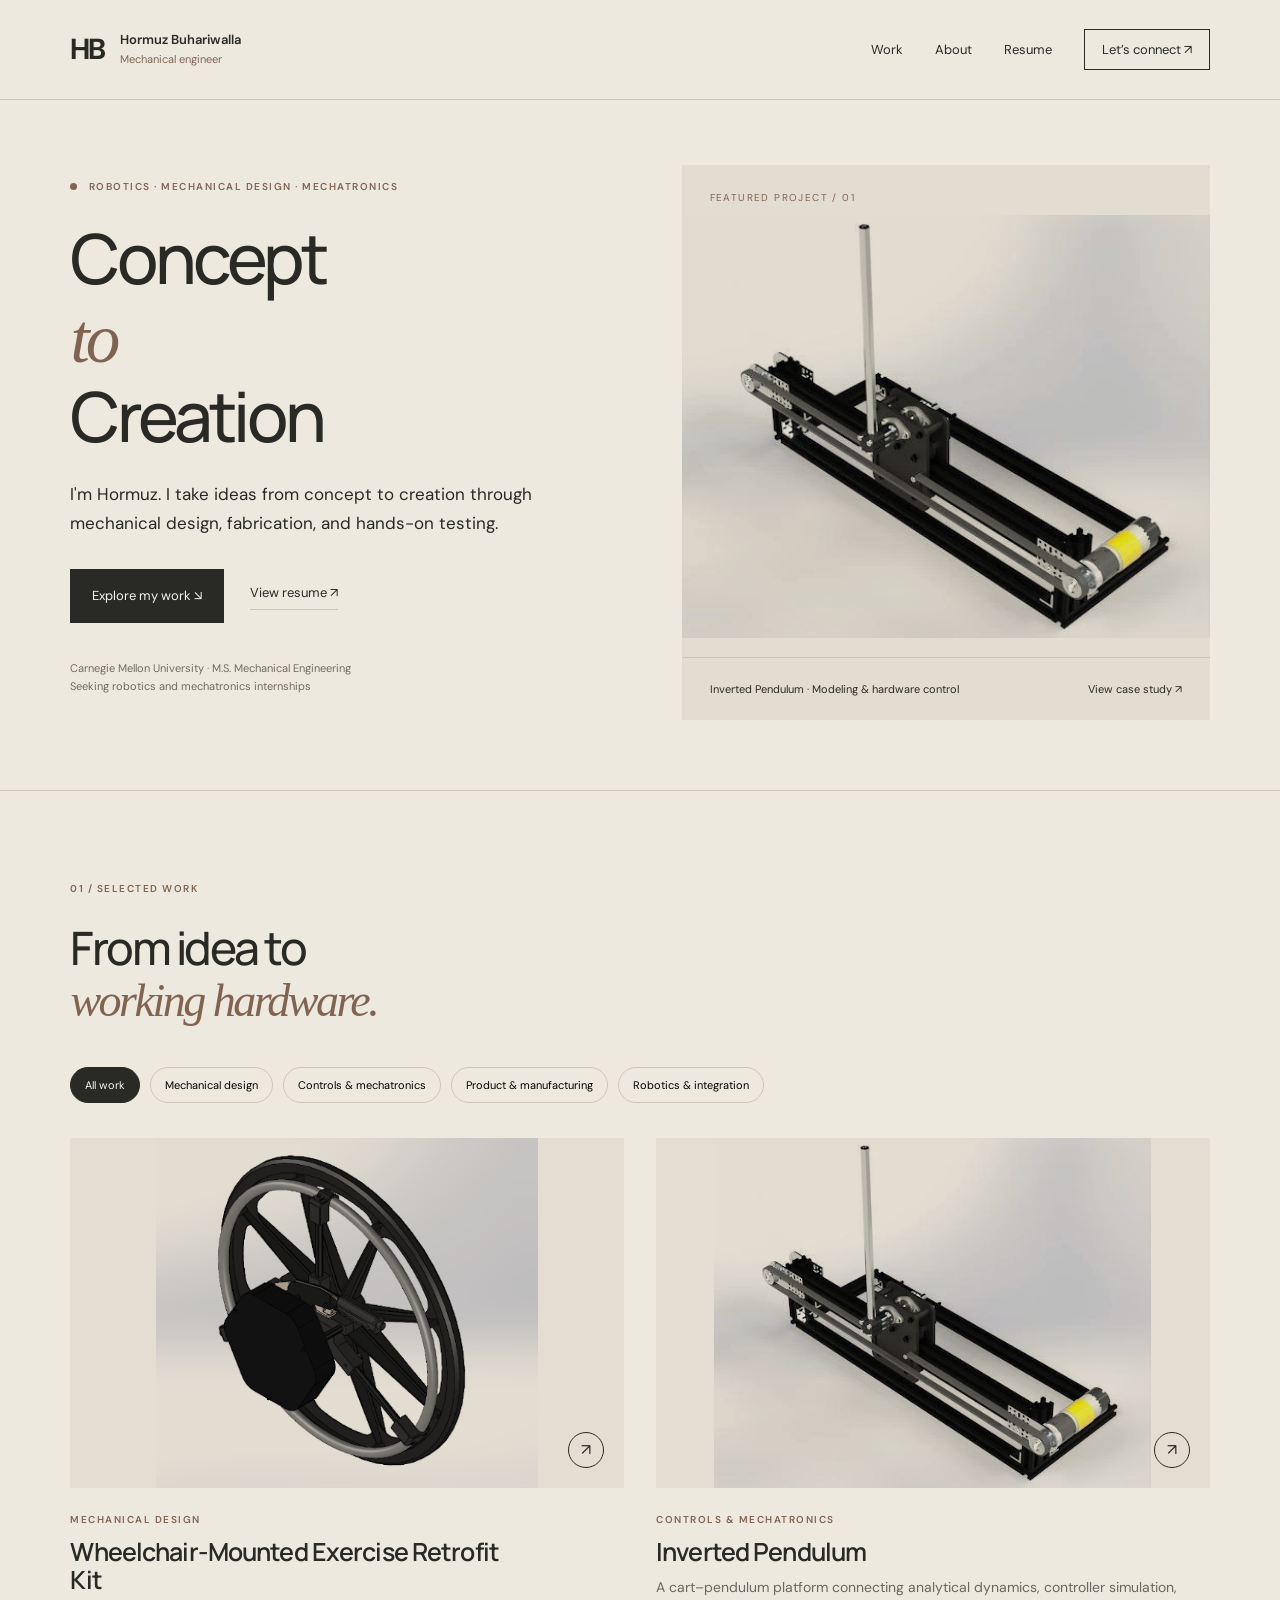
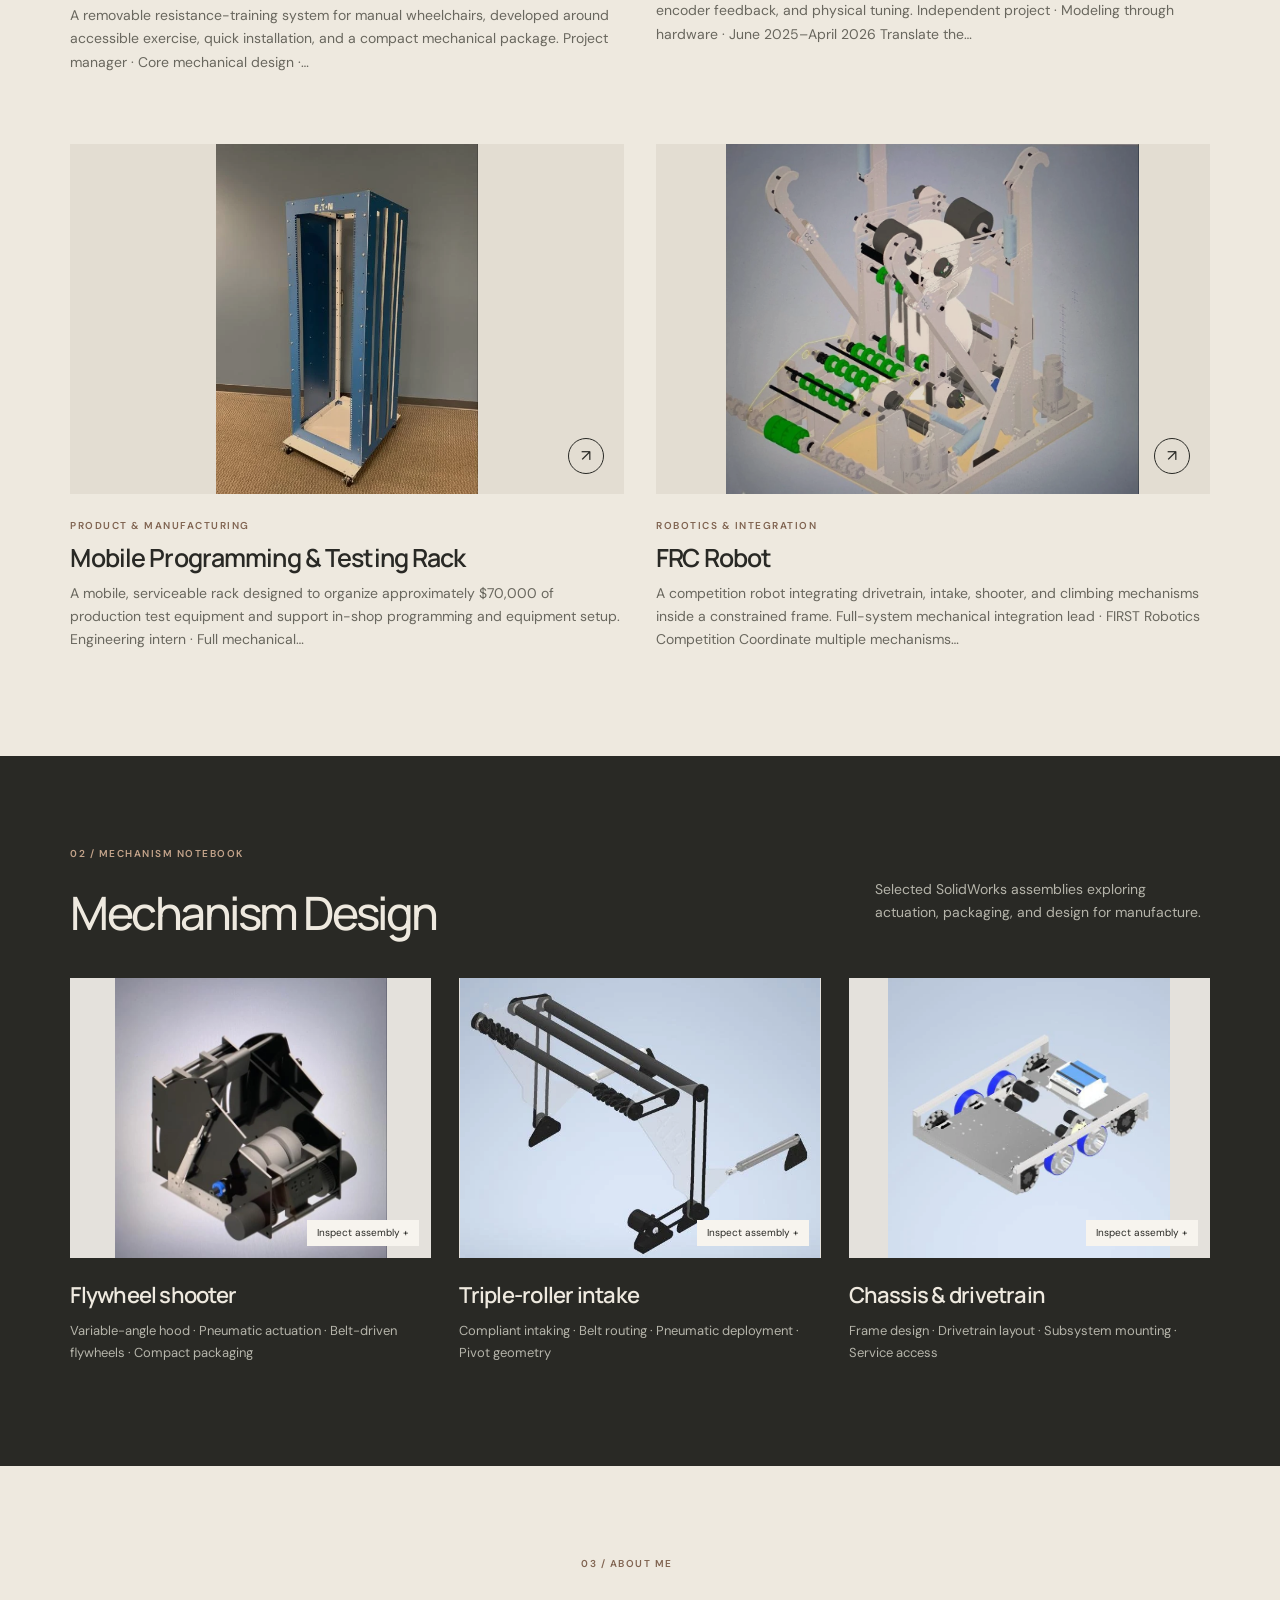
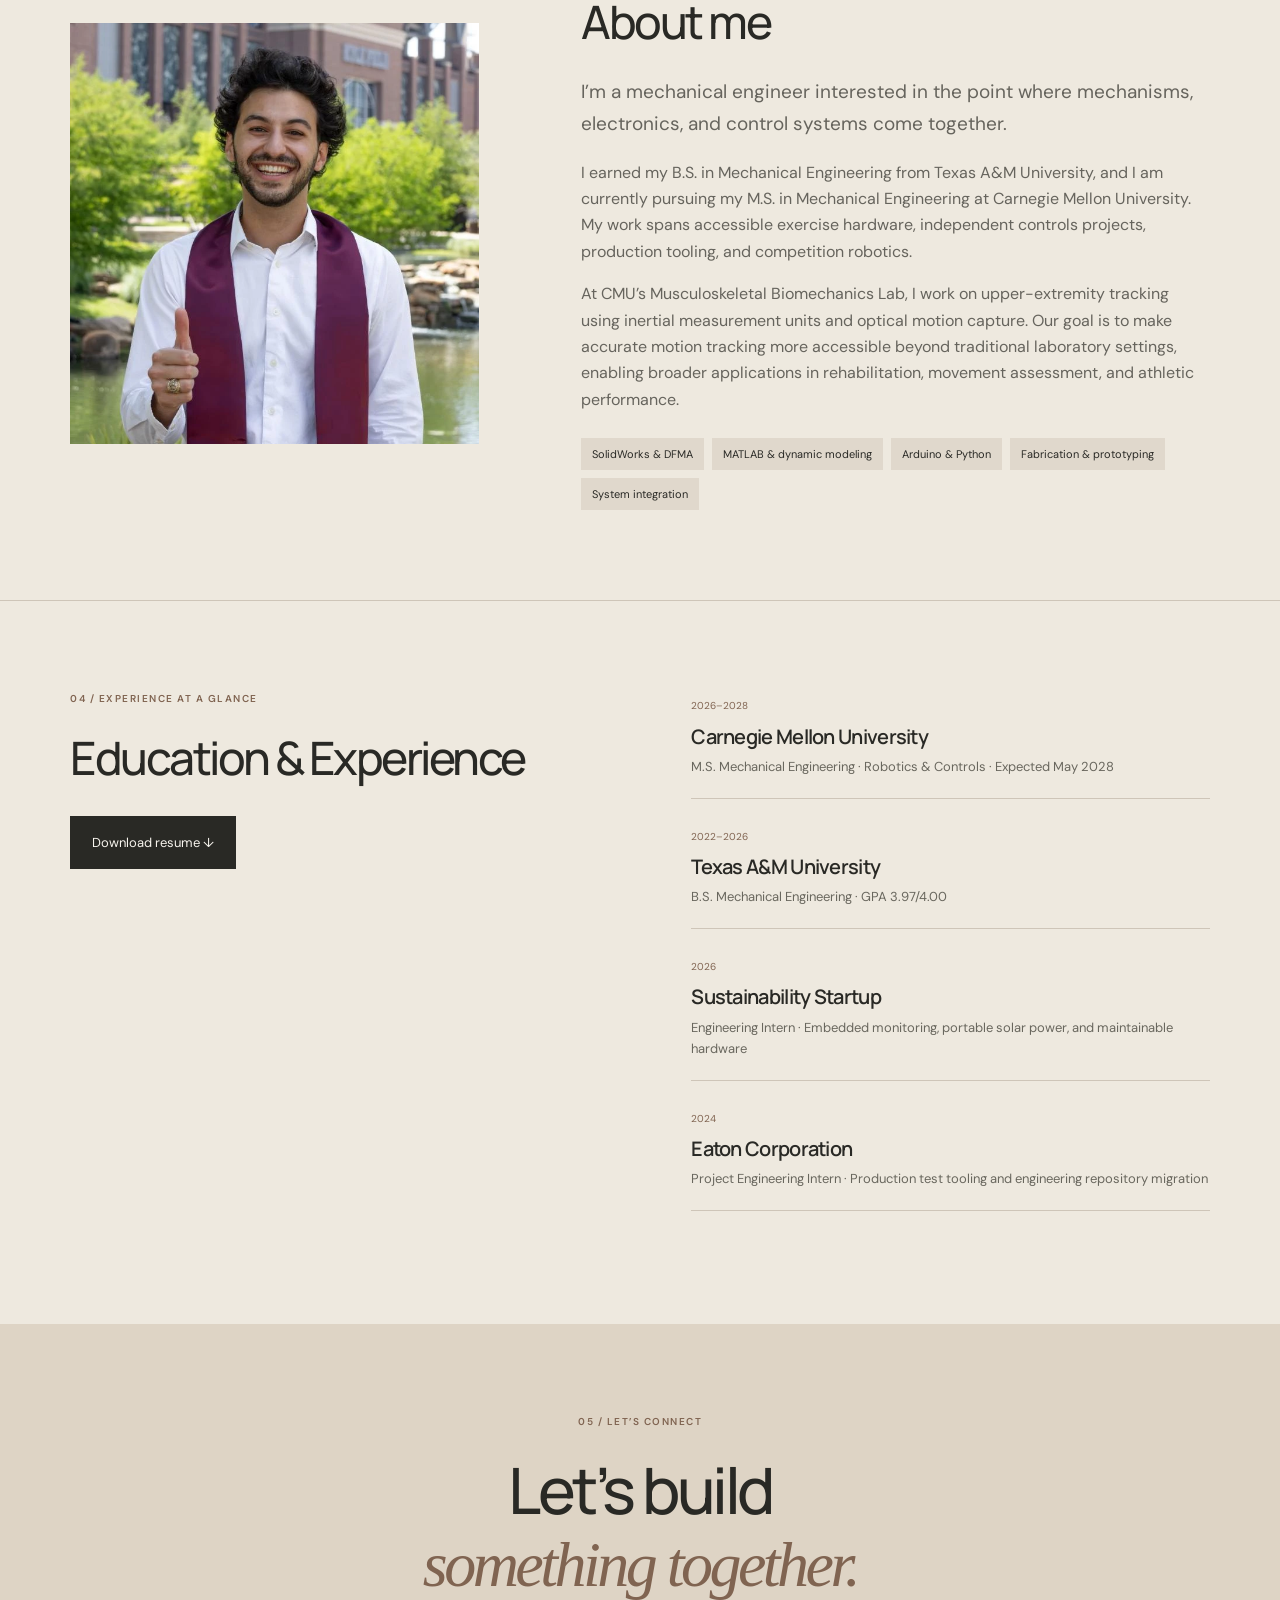
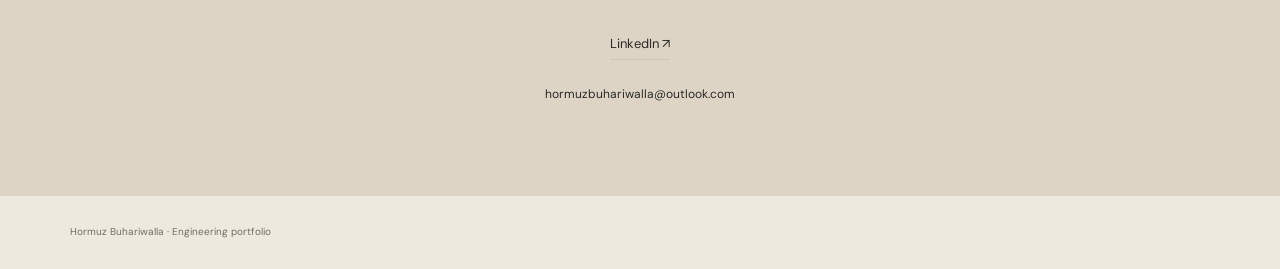
<file: index.html>
<!doctype html><html lang="en"><head><meta charset="utf-8"><meta name="viewport" content="width=device-width,initial-scale=1"><title>Hormuz Buhariwalla Engineering Portfolio | Hormuz Buhariwalla</title><meta name="description" content=""><meta name="theme-color" content="#eee9df"><link rel="stylesheet" href="/assets/css/style.css?v&#x3D;de39eeb91b524e23d3dc7d03806f3d51"><meta name="generator" content="Publii Open-Source CMS for Static Site"></head><body data-assets="/assets"><a class="skip" href="#main">Skip to content</a><header><a class="brand" href="/">HB<span>Hormuz Buhariwalla<br><small>Mechanical engineer</small></span></a><button class="menu" aria-label="Toggle navigation" aria-expanded="false">Menu ☰</button><nav aria-label="Main navigation"><a href="/#work">Work</a><a href="/#about">About</a><a href="/#resume">Resume</a><a class="nav-contact" href="/#contact">Let’s connect ↗</a></nav></header><main id="main"><section class="hero"><div class="hero-copy"><p class="eyebrow"><span class="dot"></span> Robotics · Mechanical design · Mechatronics</p><h1>Concept<br><em>to</em><br>Creation</h1><p class="lead">I&#x27;m Hormuz. I take ideas from concept to creation through mechanical design, fabrication, and hands-on testing.</p><div class="actions"><a class="button" href="#work">Explore my work ↘</a><a class="text-link" href="#resume">View resume ↗</a></div><p class="hero-note">Carnegie Mellon University · M.S. Mechanical Engineering<br>Seeking robotics and mechatronics internships</p></div><a class="hero-visual" href="/inverted-pendulum/"><span class="visual-label">Featured project / 01</span><img src="/media/posts/2/p4-0.webp" alt="Inverted Pendulum"><div class="visual-caption"><span>Inverted Pendulum · Modeling &amp; hardware control</span><span>View case study ↗</span></div></a></section><section id="work" class="work section"><div class="section-heading"><div><p class="eyebrow">01 / Selected work</p><h2>From idea to<br><em>working hardware.</em></h2></div></div><div class="filters" role="group" aria-label="Filter projects"><button aria-pressed="true" data-filter="All work">All work</button></div><div class="project-grid"><a class="project-card" href="/wheelchair-retrofit/" data-category="Mechanical design"><div class="card-image"><img src="/media/posts/1/system-on-wheel.jpg" alt="Wheelchair-Mounted Exercise Retrofit Kit" loading="lazy"><span class="card-arrow">↗</span></div><p class="eyebrow">Mechanical design</p><h3>Wheelchair-Mounted Exercise Retrofit Kit</h3><p>A removable resistance-training system for manual wheelchairs, developed around accessible exercise, quick installation, and a compact mechanical package. Project manager · Core mechanical design ·&hellip;</p></a><a class="project-card" href="/inverted-pendulum/" data-category="Controls &amp; mechatronics"><div class="card-image"><img src="/media/posts/2/p4-0.webp" alt="Inverted Pendulum" loading="lazy"><span class="card-arrow">↗</span></div><p class="eyebrow">Controls &amp; mechatronics</p><h3>Inverted Pendulum</h3><p>A cart–pendulum platform connecting analytical dynamics, controller simulation, encoder feedback, and physical tuning. Independent project · Modeling through hardware · June 2025–April 2026 Translate the&hellip;</p></a><a class="project-card" href="/mobile-testing-rack/" data-category="Product &amp; manufacturing"><div class="card-image"><img src="/media/posts/3/p5-1.webp" alt="Mobile Programming &amp; Testing Rack" loading="lazy"><span class="card-arrow">↗</span></div><p class="eyebrow">Product &amp; manufacturing</p><h3>Mobile Programming &amp; Testing Rack</h3><p>A mobile, serviceable rack designed to organize approximately $70,000 of production test equipment and support in-shop programming and equipment setup. Engineering intern · Full mechanical&hellip;</p></a><a class="project-card" href="/frc-robot/" data-category="Robotics &amp; integration"><div class="card-image"><img src="/media/posts/4/p6-0.webp" alt="FRC Robot" loading="lazy"><span class="card-arrow">↗</span></div><p class="eyebrow">Robotics &amp; integration</p><h3>FRC Robot</h3><p>A competition robot integrating drivetrain, intake, shooter, and climbing mechanisms inside a constrained frame. Full-system mechanical integration lead · FIRST Robotics Competition Coordinate multiple mechanisms&hellip;</p></a></div></section><section class="cad section" id="cad"><div class="section-heading"><div><p class="eyebrow">02 / Mechanism notebook</p><h2>Mechanism Design</h2></div><p>Selected SolidWorks assemblies exploring actuation, packaging, and design for manufacture.</p></div><div class="cad-grid"><article><button class="zoom" aria-label="Enlarge Flywheel shooter"><img src="/assets/images/p7-2.webp" alt="Flywheel shooter" loading="lazy"><span>Inspect assembly +</span></button><h3>Flywheel shooter</h3><p>Variable-angle hood · Pneumatic actuation · Belt-driven flywheels · Compact packaging</p></article><article><button class="zoom" aria-label="Enlarge Triple-roller intake"><img src="/assets/images/p7-1.webp" alt="Triple-roller intake" loading="lazy"><span>Inspect assembly +</span></button><h3>Triple-roller intake</h3><p>Compliant intaking · Belt routing · Pneumatic deployment · Pivot geometry</p></article><article><button class="zoom" aria-label="Enlarge Chassis & drivetrain"><img src="/assets/images/p7-0.webp" alt="Chassis & drivetrain" loading="lazy"><span>Inspect assembly +</span></button><h3>Chassis & drivetrain</h3><p>Frame design · Drivetrain layout · Subsystem mounting · Service access</p></article></div></section><section id="about" class="about section"><img src="/assets/images/p1-2.webp" alt="Hormuz Buhariwalla graduation portrait" loading="lazy"><div><p class="eyebrow">03 / About me</p><h2>About me</h2><p class="lead">I’m a mechanical engineer interested in the point where mechanisms, electronics, and control systems come together.</p><p>I earned my B.S. in Mechanical Engineering from Texas A&amp;M University, and I am currently pursuing my M.S. in Mechanical Engineering at Carnegie Mellon University. My work spans accessible exercise hardware, independent controls projects, production tooling, and competition robotics.</p><p>At CMU’s Musculoskeletal Biomechanics Lab, I work on upper-extremity tracking using inertial measurement units and optical motion capture. Our goal is to make accurate motion tracking more accessible beyond traditional laboratory settings, enabling broader applications in rehabilitation, movement assessment, and athletic performance.</p><div class="skill-list"><span>SolidWorks & DFMA</span><span>MATLAB & dynamic modeling</span><span>Arduino & Python</span><span>Fabrication & prototyping</span><span>System integration</span></div></div></section><section id="resume" class="resume section"><div><p class="eyebrow">04 / Experience at a glance</p><h2>Education &amp; Experience</h2><div class="actions"><a class="button" href="/assets/files/hormuz-buhariwalla-resume.pdf" download>Download resume ↓</a></div></div><div class="timeline"><article><span>2026–2028</span><h3>Carnegie Mellon University</h3><p>M.S. Mechanical Engineering · Robotics &amp; Controls · Expected May 2028</p></article><article><span>2022–2026</span><h3>Texas A&M University</h3><p>B.S. Mechanical Engineering · GPA 3.97/4.00</p></article><article><span>2026</span><h3>Sustainability Startup</h3><p>Engineering Intern · Embedded monitoring, portable solar power, and maintainable hardware</p></article><article><span>2024</span><h3>Eaton Corporation</h3><p>Project Engineering Intern · Production test tooling and engineering repository migration</p></article></div></section><section id="contact" class="contact section"><p class="eyebrow">05 / Let’s connect</p><h2>Let’s build<br><em>something together.</em></h2><div class="actions"><a class="text-link" href="https://www.linkedin.com/in/hormuz-buhariwalla" target="_blank" rel="noopener">LinkedIn ↗</a></div><a class="email" href="mailto:hormuzbuhariwalla@outlook.com">hormuzbuhariwalla@outlook.com</a></section></main><footer><span>Hormuz Buhariwalla · Engineering portfolio</span></footer><dialog id="lightbox"><button aria-label="Close image">Close ✕</button><img alt=""><p></p></dialog><script defer="defer" src="/assets/js/main.js"></script></body></html>
</file>
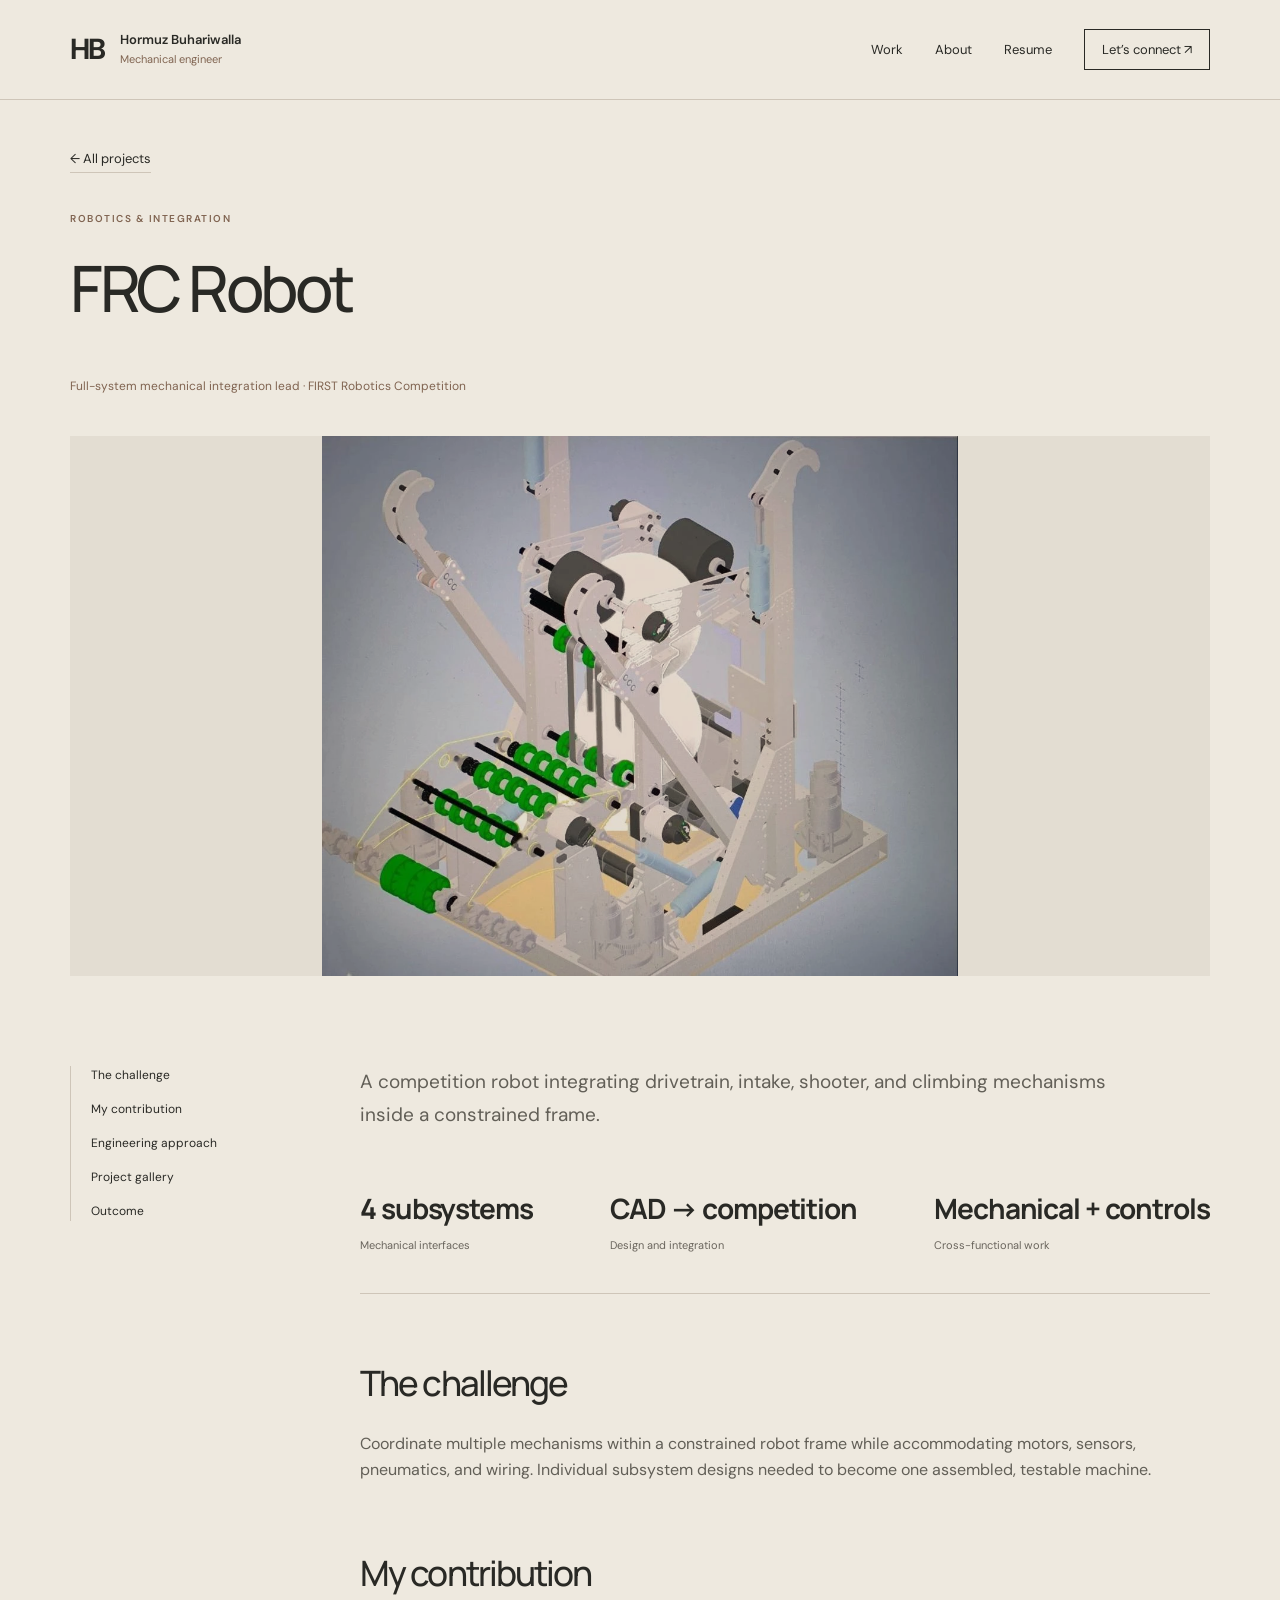
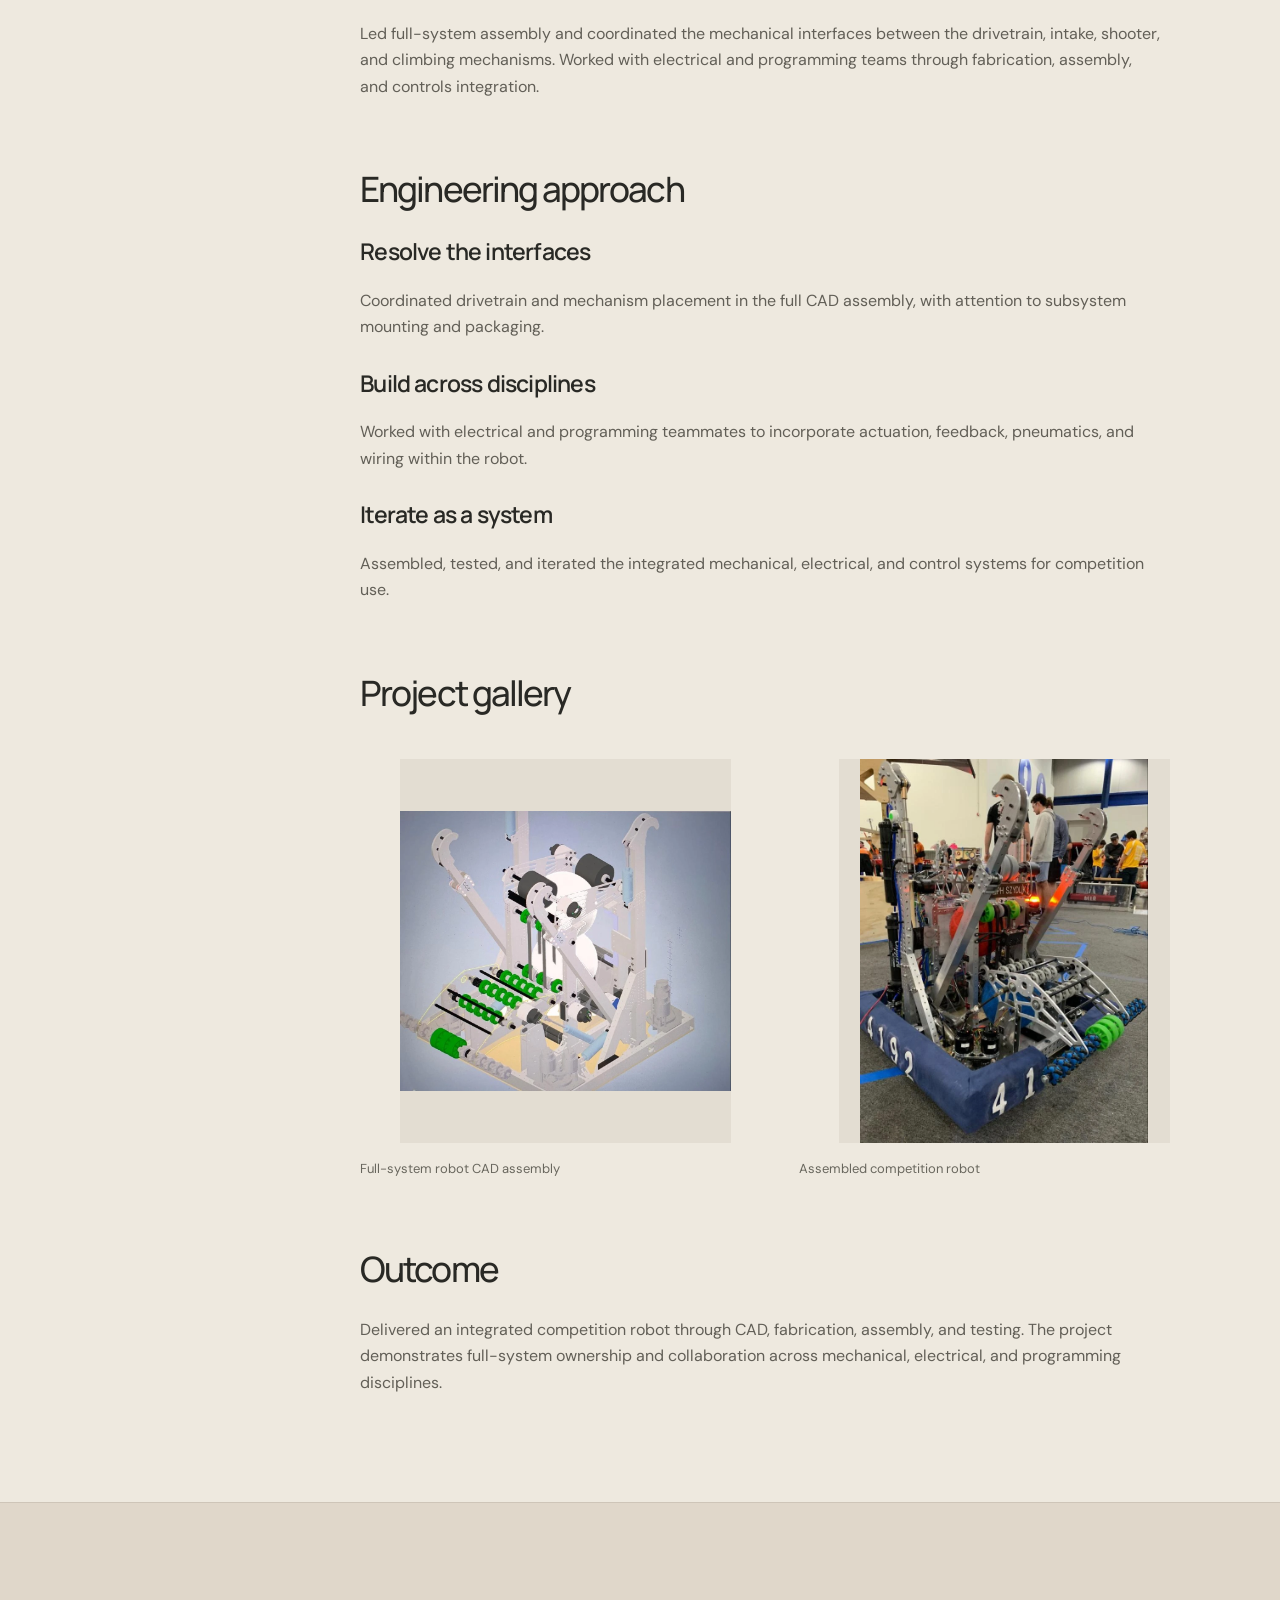
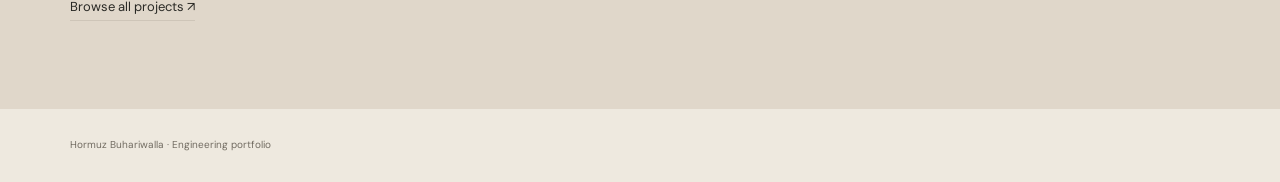
<file: frc-robot/index.html>
<!doctype html><html lang="en"><head><meta charset="utf-8"><meta name="viewport" content="width=device-width,initial-scale=1"><title>FRC Robot - Hormuz Buhariwalla Engineering Portfolio | Hormuz Buhariwalla</title><meta name="description" content="A competition robot integrating drivetrain, intake, shooter, and climbing mechanisms inside a constrained frame. Full-system mechanical integration lead · FIRST Robotics Competition Coordinate multiple mechanisms&amp;hellip;"><meta name="theme-color" content="#eee9df"><link rel="stylesheet" href="/assets/css/style.css?v&#x3D;de39eeb91b524e23d3dc7d03806f3d51"><meta name="generator" content="Publii Open-Source CMS for Static Site"></head><body data-assets="/assets"><a class="skip" href="#main">Skip to content</a><header><a class="brand" href="/">HB<span>Hormuz Buhariwalla<br><small>Mechanical engineer</small></span></a><button class="menu" aria-label="Toggle navigation" aria-expanded="false">Menu ☰</button><nav aria-label="Main navigation"><a href="/#work">Work</a><a href="/#about">About</a><a href="/#resume">Resume</a><a class="nav-contact" href="/#contact">Let’s connect ↗</a></nav></header><main id="main"><section class="case-hero section"><a class="text-link" href="/#work">← All projects</a><p class="eyebrow">Robotics &amp; integration</p><h1>FRC Robot</h1><p class="role">Full-system mechanical integration lead · FIRST Robotics Competition</p><div class="case-cover"><img src="/media/posts/4/p6-0.webp" alt="FRC Robot"></div></section><div class="case-layout section"><aside aria-label="Case study navigation" id="case-nav"></aside><div class="case-content"><p class="lead">A competition robot integrating drivetrain, intake, shooter, and climbing mechanisms inside a constrained frame.</p><div class="metrics"><div><strong>4 subsystems</strong><span>Mechanical interfaces</span></div><div><strong>CAD → competition</strong><span>Design and integration</span></div><div><strong>Mechanical + controls</strong><span>Cross-functional work</span></div></div><h2>The challenge</h2><p>Coordinate multiple mechanisms within a constrained robot frame while accommodating motors, sensors, pneumatics, and wiring. Individual subsystem designs needed to become one assembled, testable machine.</p><h2>My contribution</h2><p>Led full-system assembly and coordinated the mechanical interfaces between the drivetrain, intake, shooter, and climbing mechanisms. Worked with electrical and programming teams through fabrication, assembly, and controls integration.</p><h2>Engineering approach</h2><h3>Resolve the interfaces</h3><p>Coordinated drivetrain and mechanism placement in the full CAD assembly, with attention to subsystem mounting and packaging.</p><h3>Build across disciplines</h3><p>Worked with electrical and programming teammates to incorporate actuation, feedback, pneumatics, and wiring within the robot.</p><h3>Iterate as a system</h3><p>Assembled, tested, and iterated the integrated mechanical, electrical, and control systems for competition use.</p><h2>Project gallery</h2><div class="case-gallery"><figure><figure class="post__image"><img src="/media/posts/4/p6-0.webp" alt="Full-system robot CAD assembly" loading="lazy"></figure><figcaption>Full-system robot CAD assembly</figcaption></figure><figure><figure class="post__image"><img src="/media/posts/4/p6-1.webp" alt="Assembled competition robot" loading="lazy"></figure><figcaption>Assembled competition robot</figcaption></figure></div><h2>Outcome</h2><p>Delivered an integrated competition robot through CAD, fabrication, assembly, and testing. The project demonstrates full-system ownership and collaboration across mechanical, electrical, and programming disciplines.</p></div></div><section class="next-project section"><a class="text-link" href="/#work">Browse all projects ↗</a></section></main><footer><span>Hormuz Buhariwalla · Engineering portfolio</span></footer><dialog id="lightbox"><button aria-label="Close image">Close ✕</button><img alt=""><p></p></dialog><script defer="defer" src="/assets/js/main.js"></script></body></html>
</file>
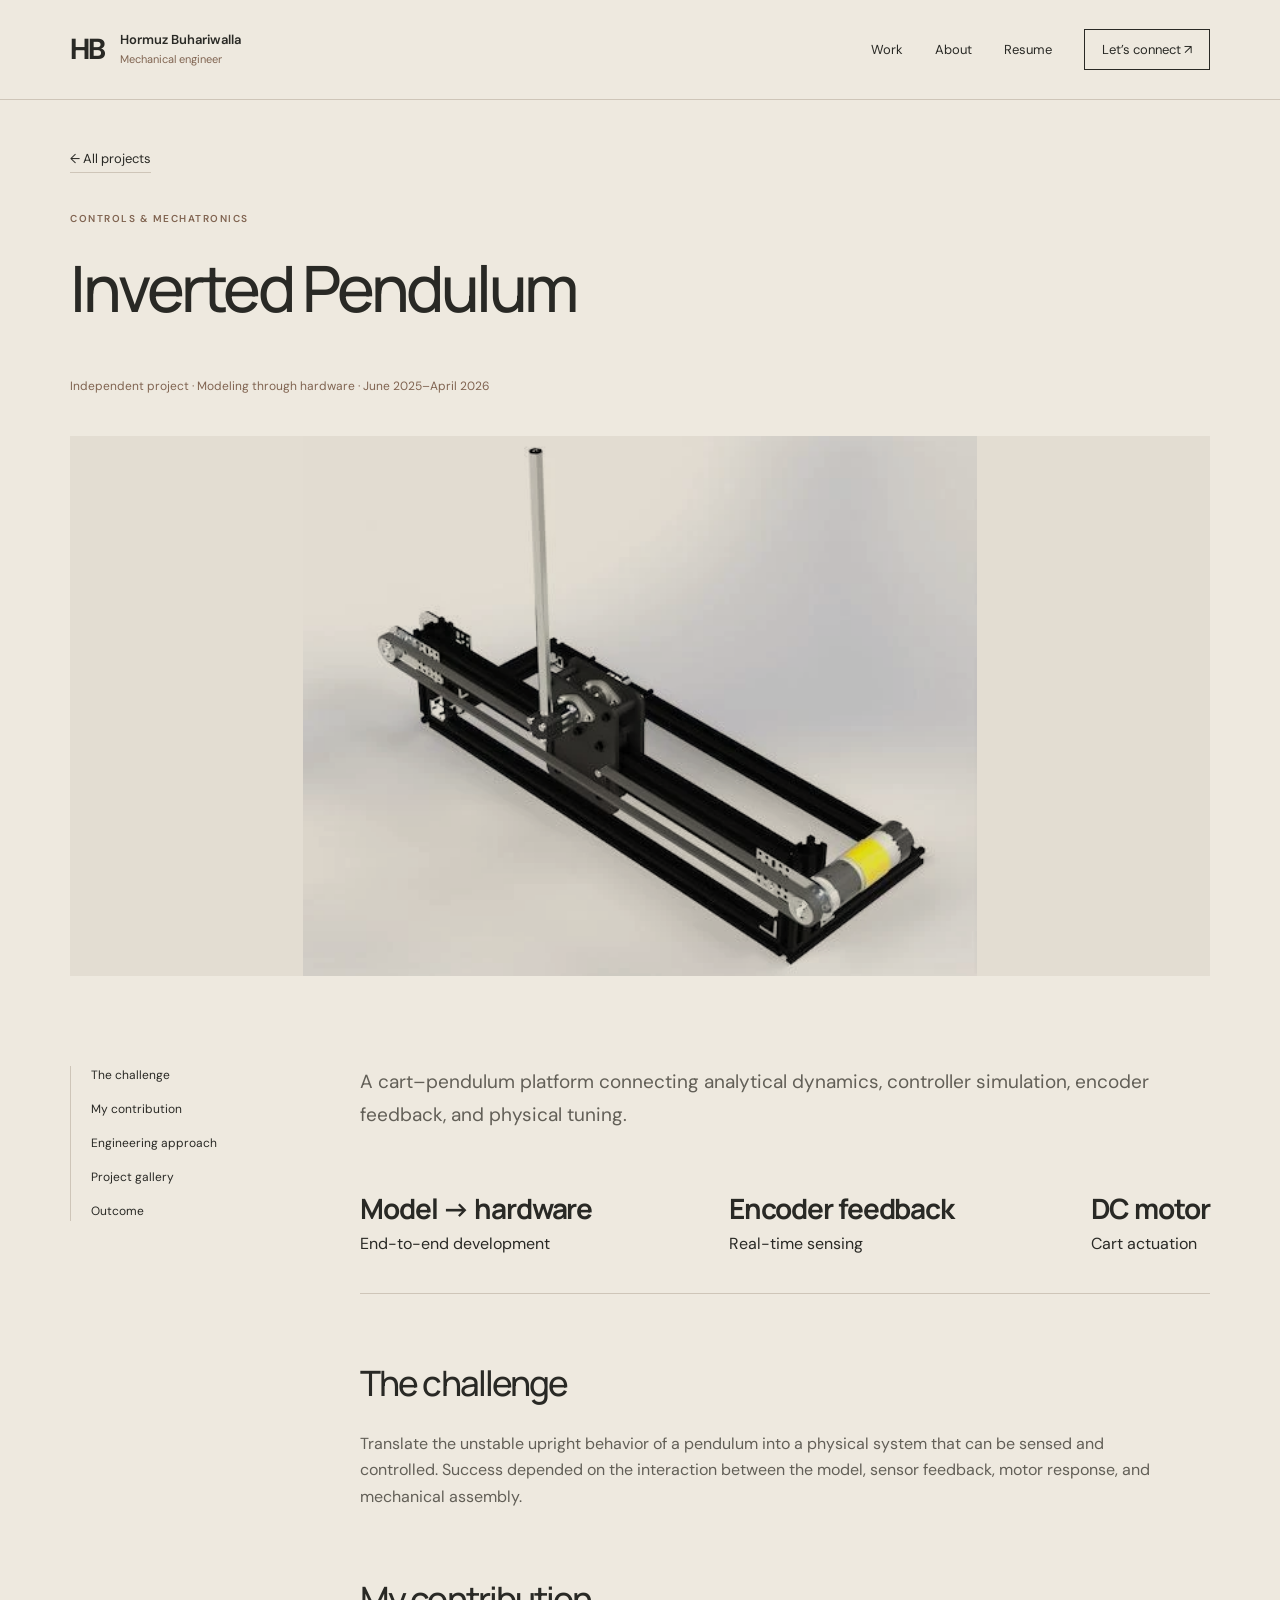
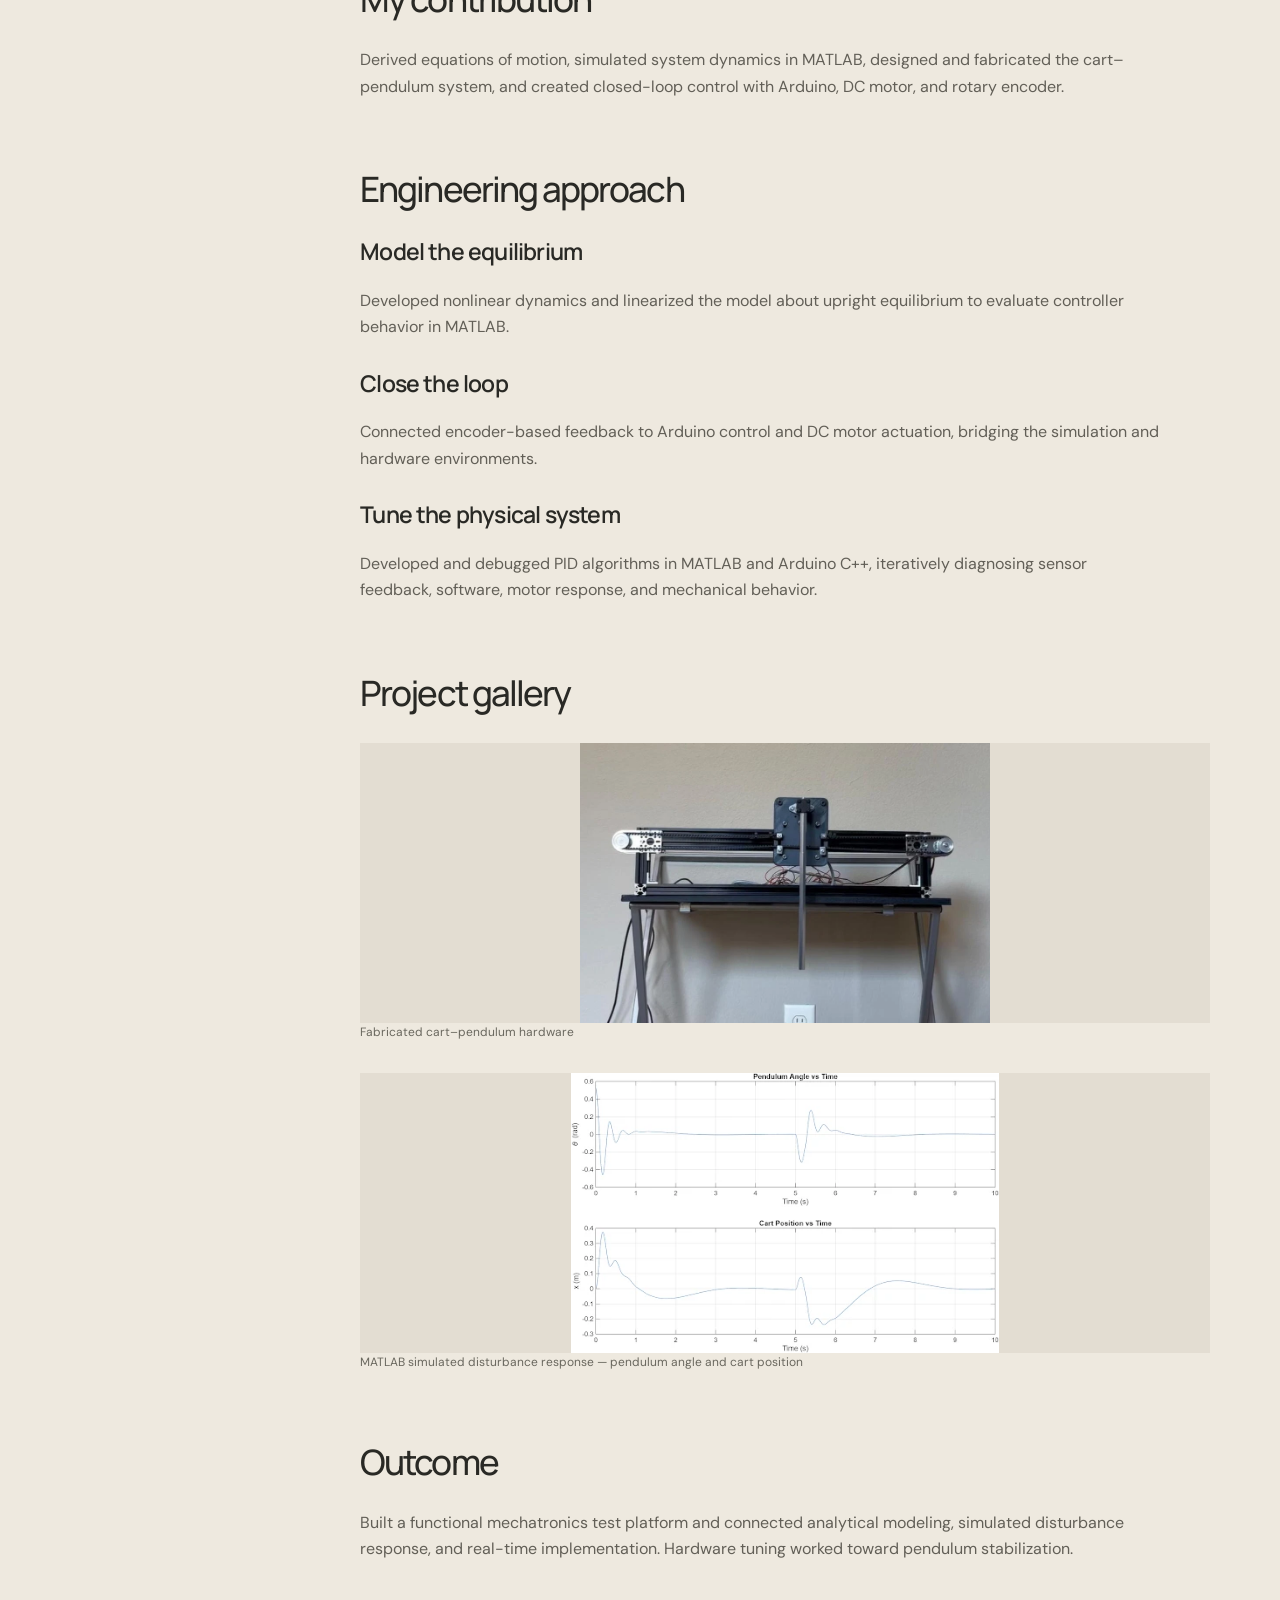
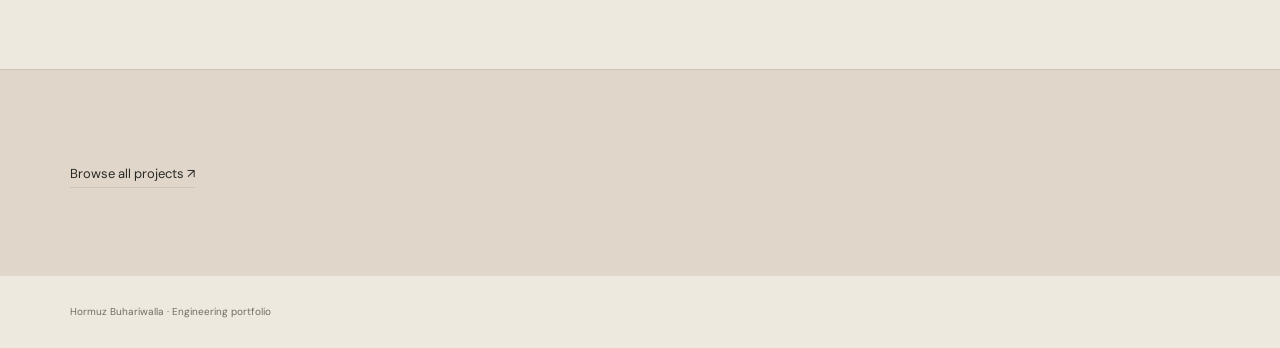
<file: inverted-pendulum/index.html>
<!doctype html><html lang="en"><head><meta charset="utf-8"><meta name="viewport" content="width=device-width,initial-scale=1"><title>Inverted Pendulum - Hormuz Buhariwalla Engineering Portfolio | Hormuz Buhariwalla</title><meta name="description" content="A cart–pendulum platform connecting analytical dynamics, controller simulation, encoder feedback, and physical tuning. Independent project · Modeling through hardware · June 2025–April 2026 Translate the&amp;hellip;"><meta name="theme-color" content="#eee9df"><link rel="stylesheet" href="/assets/css/style.css?v&#x3D;de39eeb91b524e23d3dc7d03806f3d51"><meta name="generator" content="Publii Open-Source CMS for Static Site"></head><body data-assets="/assets"><a class="skip" href="#main">Skip to content</a><header><a class="brand" href="/">HB<span>Hormuz Buhariwalla<br><small>Mechanical engineer</small></span></a><button class="menu" aria-label="Toggle navigation" aria-expanded="false">Menu ☰</button><nav aria-label="Main navigation"><a href="/#work">Work</a><a href="/#about">About</a><a href="/#resume">Resume</a><a class="nav-contact" href="/#contact">Let’s connect ↗</a></nav></header><main id="main"><section class="case-hero section"><a class="text-link" href="/#work">← All projects</a><p class="eyebrow">Controls &amp; mechatronics</p><h1>Inverted Pendulum</h1><p class="role">Independent project · Modeling through hardware · June 2025–April 2026</p><div class="case-cover"><img src="/media/posts/2/p4-0.webp" alt="Inverted Pendulum"></div></section><div class="case-layout section"><aside aria-label="Case study navigation" id="case-nav"></aside><div class="case-content"><p class="lead">A cart–pendulum platform connecting analytical dynamics, controller simulation, encoder feedback, and physical tuning.</p><div class="metrics"><div><strong>Model → hardware</strong>End-to-end development</div><div><strong>Encoder feedback</strong>Real-time sensing</div><div><strong>DC motor</strong>Cart actuation</div></div><h2>The challenge</h2><p>Translate the unstable upright behavior of a pendulum into a physical system that can be sensed and controlled. Success depended on the interaction between the model, sensor feedback, motor response, and mechanical assembly.</p><h2>My contribution</h2><p>Derived equations of motion, simulated system dynamics in MATLAB, designed and fabricated the cart–pendulum system, and created closed-loop control with Arduino, DC motor, and rotary encoder.</p><h2>Engineering approach</h2><h3>Model the equilibrium</h3><p>Developed nonlinear dynamics and linearized the model about upright equilibrium to evaluate controller behavior in MATLAB.</p><h3>Close the loop</h3><p>Connected encoder-based feedback to Arduino control and DC motor actuation, bridging the simulation and hardware environments.</p><h3>Tune the physical system</h3><p>Developed and debugged PID algorithms in MATLAB and Arduino C++, iteratively diagnosing sensor feedback, software, motor response, and mechanical behavior.</p><h2>Project gallery</h2><figure class="post__image"><img src="/media/posts/2/p4-2.webp" alt="Fabricated cart–pendulum hardware" loading="lazy"><figcaption>Fabricated cart–pendulum hardware</figcaption></figure><figure class="post__image"><img src="/media/posts/2/p4-1.webp" alt="MATLAB simulated disturbance response — pendulum angle and cart position" loading="lazy"><figcaption>MATLAB simulated disturbance response — pendulum angle and cart position</figcaption></figure><h2>Outcome</h2><p>Built a functional mechatronics test platform and connected analytical modeling, simulated disturbance response, and real-time implementation. Hardware tuning worked toward pendulum stabilization.</p></div></div><section class="next-project section"><a class="text-link" href="/#work">Browse all projects ↗</a></section></main><footer><span>Hormuz Buhariwalla · Engineering portfolio</span></footer><dialog id="lightbox"><button aria-label="Close image">Close ✕</button><img alt=""><p></p></dialog><script defer="defer" src="/assets/js/main.js"></script></body></html>
</file>
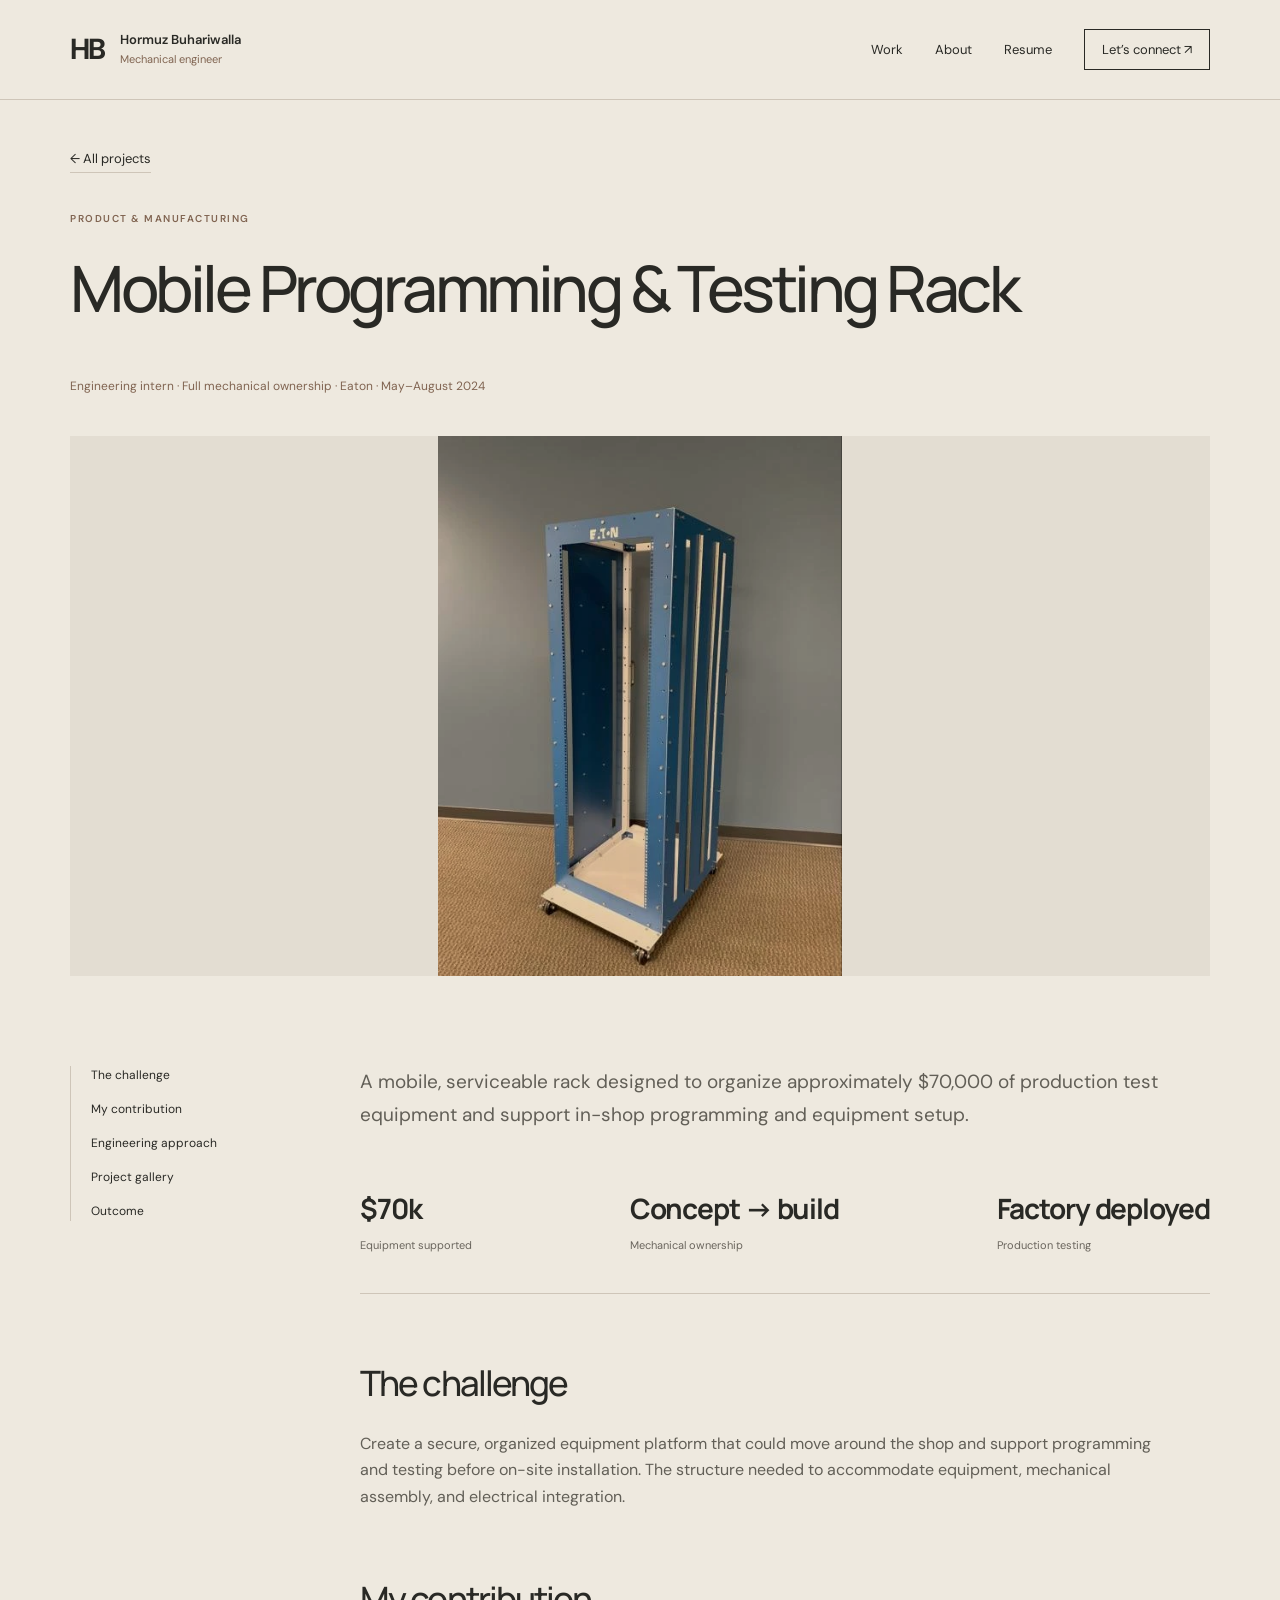
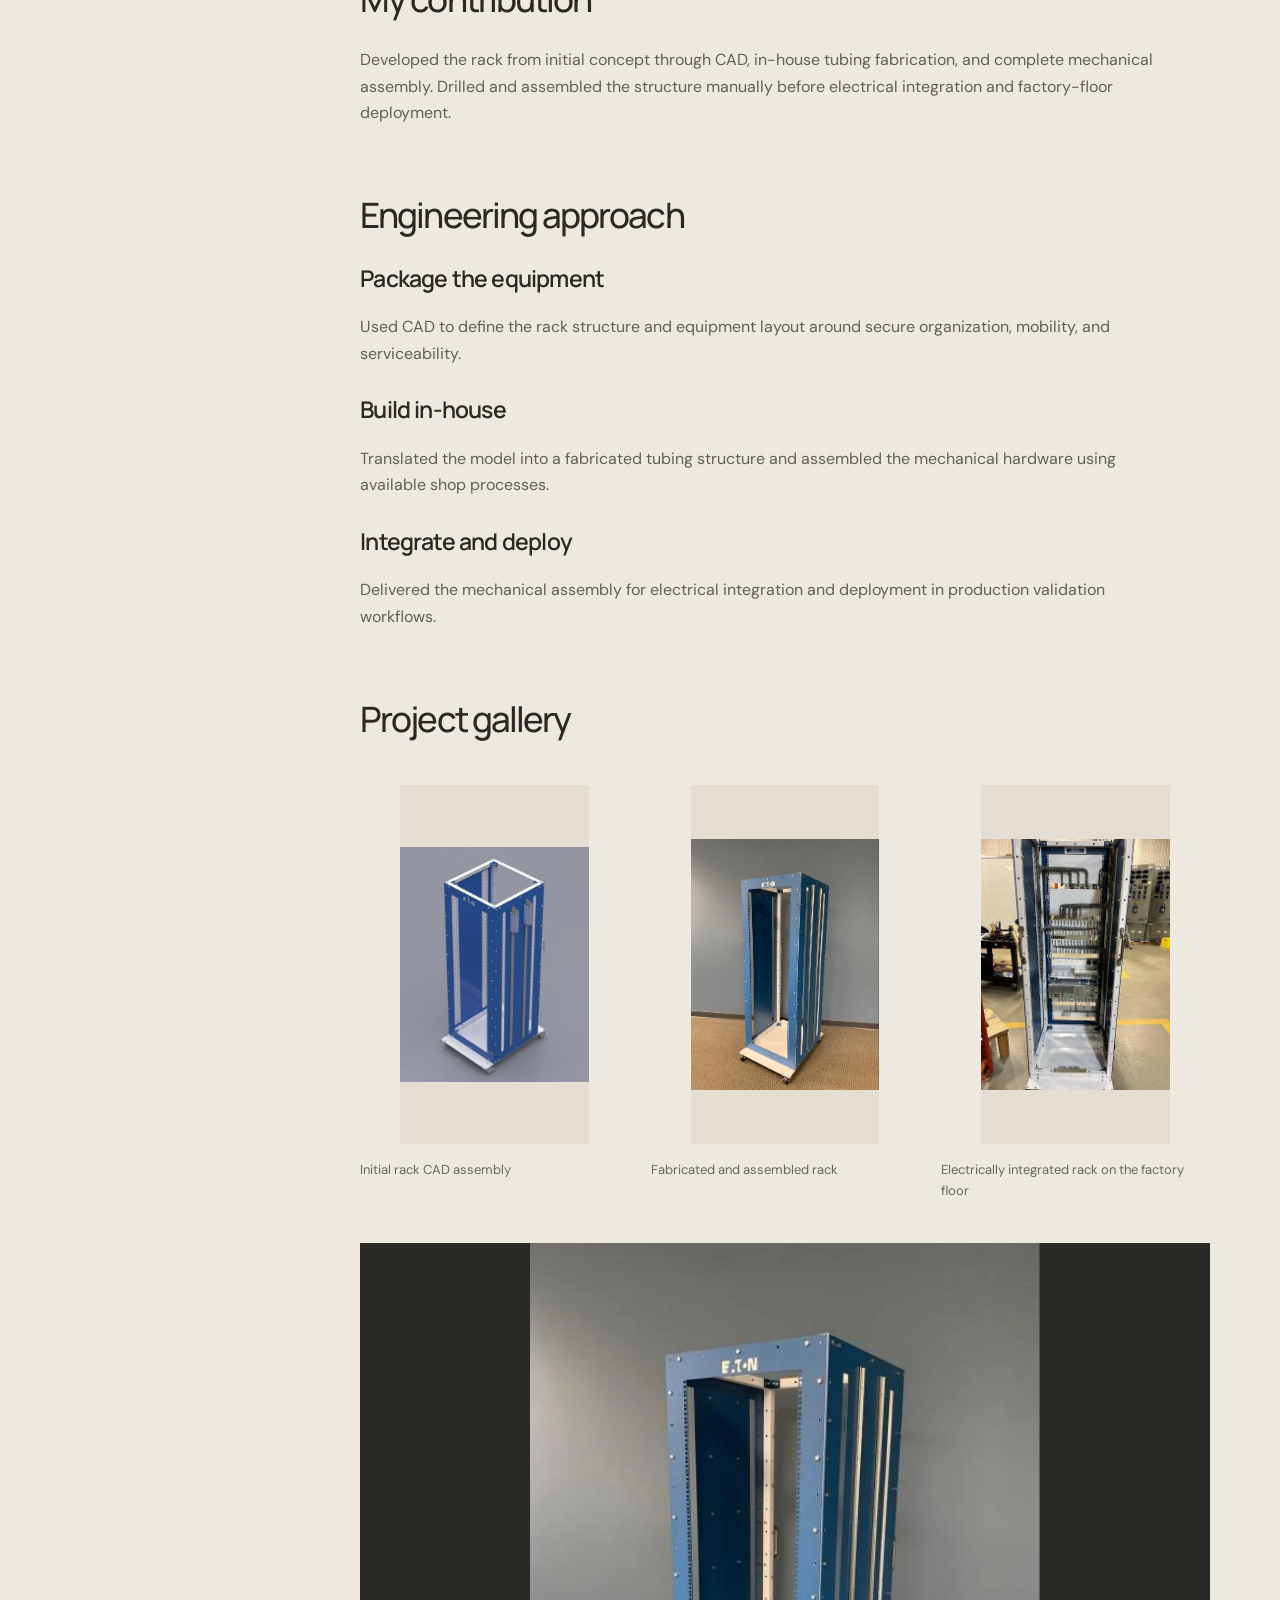
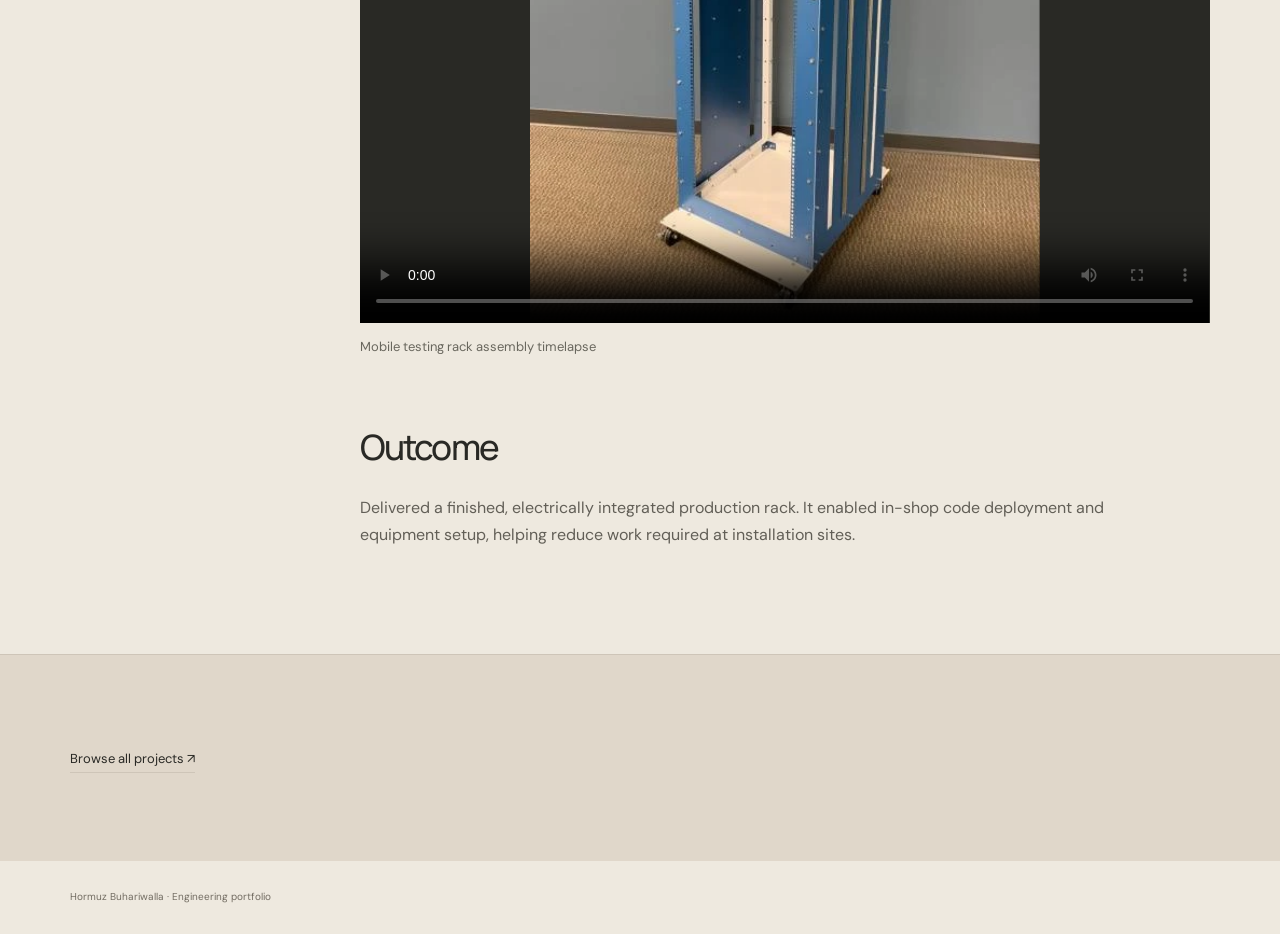
<file: mobile-testing-rack/index.html>
<!doctype html><html lang="en"><head><meta charset="utf-8"><meta name="viewport" content="width=device-width,initial-scale=1"><title>Mobile Programming &amp; Testing Rack - Hormuz Buhariwalla Engineering Portfolio | Hormuz Buhariwalla</title><meta name="description" content="A mobile, serviceable rack designed to organize approximately $70,000 of production test equipment and support in-shop programming and equipment setup. Engineering intern · Full mechanical&amp;hellip;"><meta name="theme-color" content="#eee9df"><link rel="stylesheet" href="/assets/css/style.css?v&#x3D;de39eeb91b524e23d3dc7d03806f3d51"><meta name="generator" content="Publii Open-Source CMS for Static Site"></head><body data-assets="/assets"><a class="skip" href="#main">Skip to content</a><header><a class="brand" href="/">HB<span>Hormuz Buhariwalla<br><small>Mechanical engineer</small></span></a><button class="menu" aria-label="Toggle navigation" aria-expanded="false">Menu ☰</button><nav aria-label="Main navigation"><a href="/#work">Work</a><a href="/#about">About</a><a href="/#resume">Resume</a><a class="nav-contact" href="/#contact">Let’s connect ↗</a></nav></header><main id="main"><section class="case-hero section"><a class="text-link" href="/#work">← All projects</a><p class="eyebrow">Product &amp; manufacturing</p><h1>Mobile Programming &amp; Testing Rack</h1><p class="role">Engineering intern · Full mechanical ownership · Eaton · May–August 2024</p><div class="case-cover"><img src="/media/posts/3/p5-1.webp" alt="Mobile Programming &amp; Testing Rack"></div></section><div class="case-layout section"><aside aria-label="Case study navigation" id="case-nav"></aside><div class="case-content"><p class="lead">A mobile, serviceable rack designed to organize approximately $70,000 of production test equipment and support in-shop programming and equipment setup.</p><div class="metrics"><div><strong>$70k</strong><span>Equipment supported</span></div><div><strong>Concept → build</strong><span>Mechanical ownership</span></div><div><strong>Factory deployed</strong><span>Production testing</span></div></div><h2>The challenge</h2><p>Create a secure, organized equipment platform that could move around the shop and support programming and testing before on-site installation. The structure needed to accommodate equipment, mechanical assembly, and electrical integration.</p><h2>My contribution</h2><p>Developed the rack from initial concept through CAD, in-house tubing fabrication, and complete mechanical assembly. Drilled and assembled the structure manually before electrical integration and factory-floor deployment.</p><h2>Engineering approach</h2><h3>Package the equipment</h3><p>Used CAD to define the rack structure and equipment layout around secure organization, mobility, and serviceability.</p><h3>Build in-house</h3><p>Translated the model into a fabricated tubing structure and assembled the mechanical hardware using available shop processes.</p><h3>Integrate and deploy</h3><p>Delivered the mechanical assembly for electrical integration and deployment in production validation workflows.</p><h2>Project gallery</h2><div class="rack-gallery"><figure><figure class="post__image"><img src="/media/posts/3/p5-0.webp" alt="Initial rack CAD assembly" loading="lazy"></figure><figcaption>Initial rack CAD assembly</figcaption></figure><figure><figure class="post__image"><img src="/media/posts/3/p5-1.webp" alt="Fabricated and assembled rack" loading="lazy"></figure><figcaption>Fabricated and assembled rack</figcaption></figure><figure><figure class="post__image"><img src="/media/posts/3/p5-2.webp" alt="Electrically integrated rack on the factory floor" loading="lazy"></figure><figcaption>Electrically integrated rack on the factory floor</figcaption></figure><figure class="assembly-video"><video loading="lazy" controls playsinline preload="metadata" poster="/media/posts/3/p5-1.webp" aria-label="Mobile testing rack assembly timelapse"><source src="/media/posts/3/assembly-timelapse.mp4" type="video/mp4">Your browser does not support this video. <a href="/media/posts/3/assembly-timelapse.mp4">Download the assembly timelapse</a>.</video><figcaption>Mobile testing rack assembly timelapse</figcaption></figure></div><h2>Outcome</h2><p>Delivered a finished, electrically integrated production rack. It enabled in-shop code deployment and equipment setup, helping reduce work required at installation sites.</p></div></div><section class="next-project section"><a class="text-link" href="/#work">Browse all projects ↗</a></section></main><footer><span>Hormuz Buhariwalla · Engineering portfolio</span></footer><dialog id="lightbox"><button aria-label="Close image">Close ✕</button><img alt=""><p></p></dialog><script defer="defer" src="/assets/js/main.js"></script></body></html>
</file>
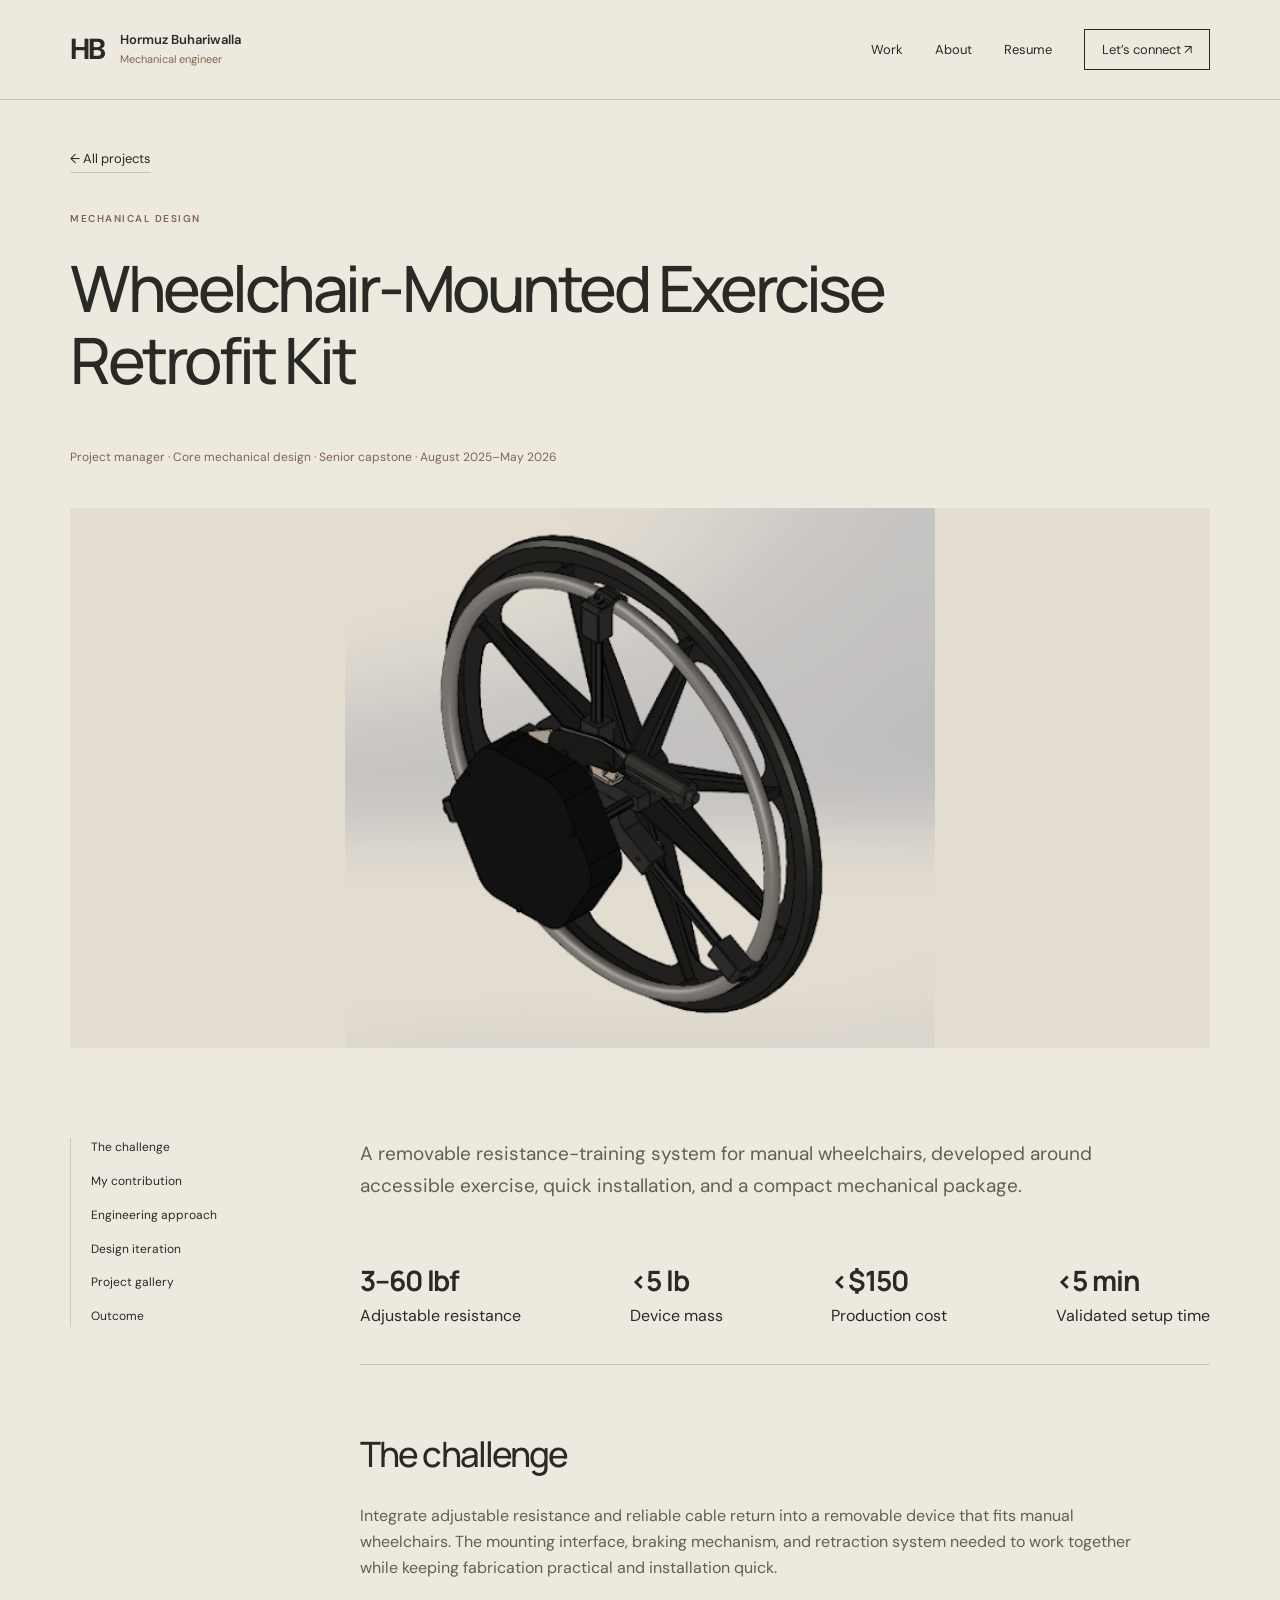
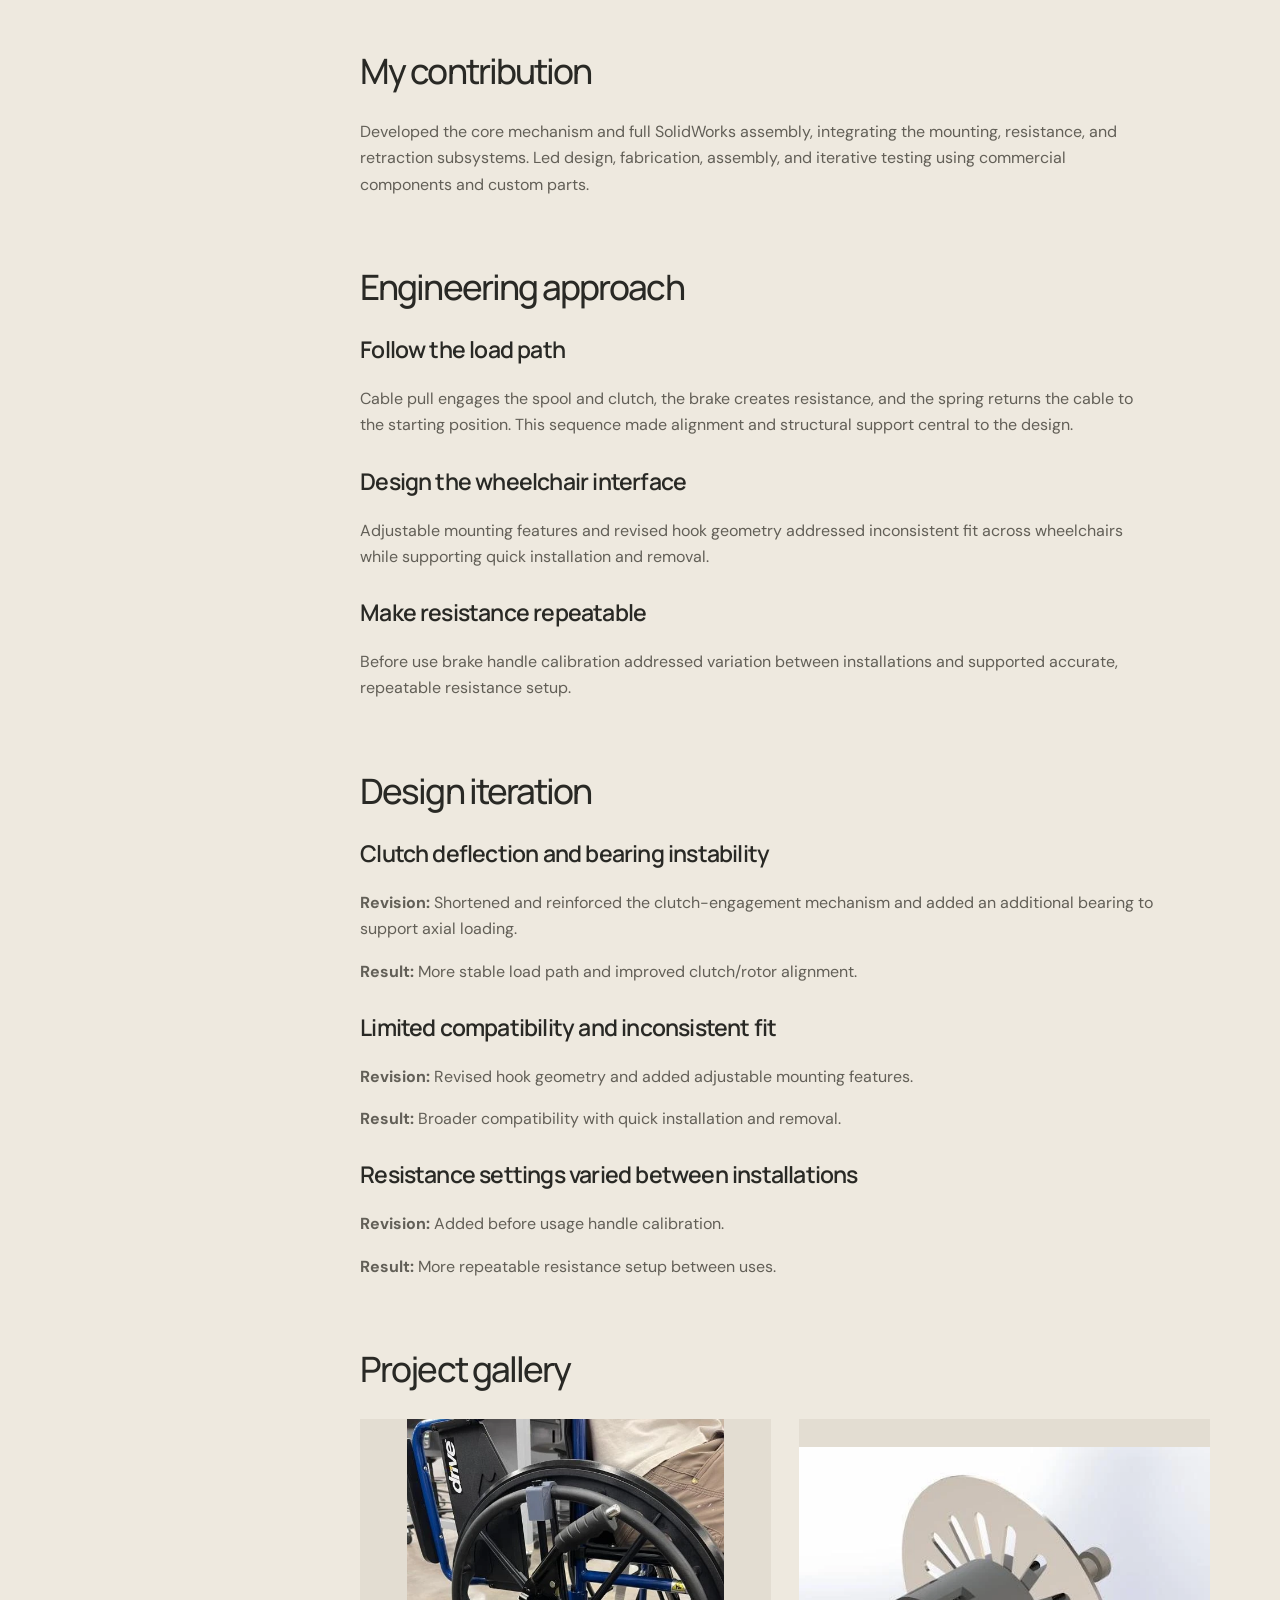
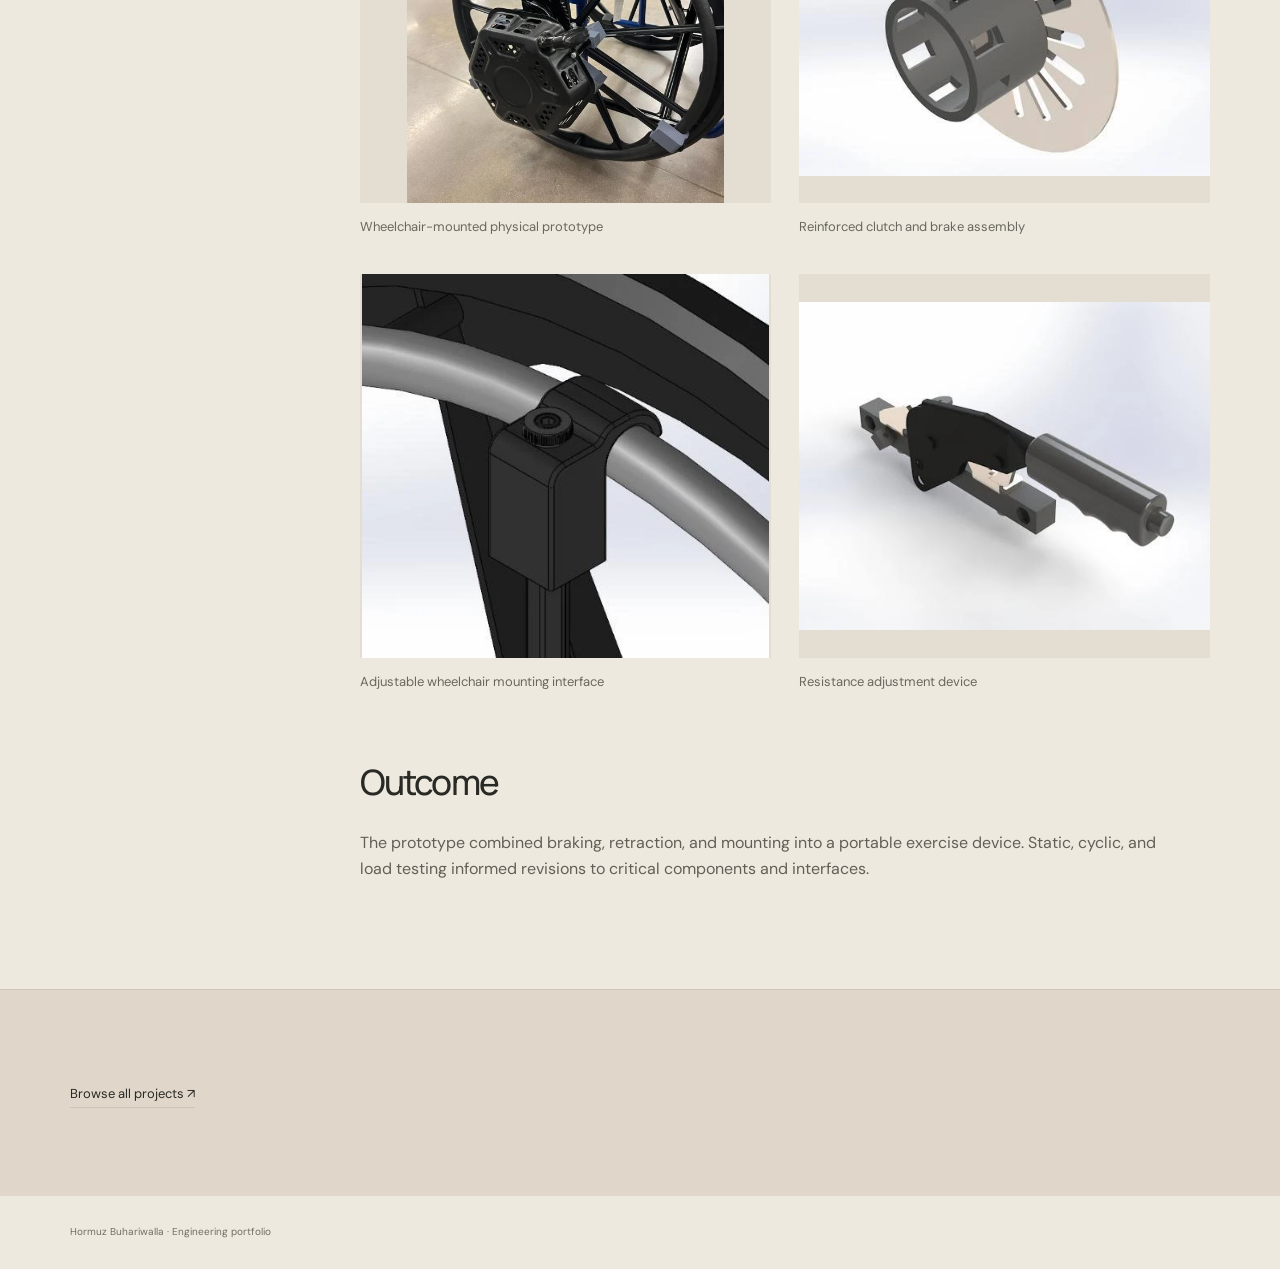
<file: wheelchair-retrofit/index.html>
<!doctype html><html lang="en"><head><meta charset="utf-8"><meta name="viewport" content="width=device-width,initial-scale=1"><title>Wheelchair-Mounted Exercise Retrofit Kit - Hormuz Buhariwalla Engineering Portfolio | Hormuz Buhariwalla</title><meta name="description" content="A removable resistance-training system for manual wheelchairs, developed around accessible exercise, quick installation, and a compact mechanical package. Project manager · Core mechanical design ·&amp;hellip;"><meta name="theme-color" content="#eee9df"><link rel="stylesheet" href="/assets/css/style.css?v&#x3D;de39eeb91b524e23d3dc7d03806f3d51"><meta name="generator" content="Publii Open-Source CMS for Static Site"></head><body data-assets="/assets"><a class="skip" href="#main">Skip to content</a><header><a class="brand" href="/">HB<span>Hormuz Buhariwalla<br><small>Mechanical engineer</small></span></a><button class="menu" aria-label="Toggle navigation" aria-expanded="false">Menu ☰</button><nav aria-label="Main navigation"><a href="/#work">Work</a><a href="/#about">About</a><a href="/#resume">Resume</a><a class="nav-contact" href="/#contact">Let’s connect ↗</a></nav></header><main id="main"><section class="case-hero section"><a class="text-link" href="/#work">← All projects</a><p class="eyebrow">Mechanical design</p><h1>Wheelchair-Mounted Exercise Retrofit Kit</h1><p class="role">Project manager · Core mechanical design · Senior capstone · August 2025–May 2026</p><div class="case-cover"><img src="/media/posts/1/system-on-wheel.jpg" alt="Wheelchair-Mounted Exercise Retrofit Kit"></div></section><div class="case-layout section"><aside aria-label="Case study navigation" id="case-nav"></aside><div class="case-content"><p class="lead">A removable resistance-training system for manual wheelchairs, developed around accessible exercise, quick installation, and a compact mechanical package.</p><div class="metrics"><div><strong>3–60 lbf</strong>Adjustable resistance</div><div><strong>&lt;5 lb</strong>Device mass</div><div><strong>&lt;$150</strong>Production cost</div><div><strong>&lt;5 min</strong>Validated setup time</div></div><h2>The challenge</h2><p>Integrate adjustable resistance and reliable cable return into a removable device that fits manual wheelchairs. The mounting interface, braking mechanism, and retraction system needed to work together while keeping fabrication practical and installation quick.</p><h2>My contribution</h2><p>Developed the core mechanism and full SolidWorks assembly, integrating the mounting, resistance, and retraction subsystems. Led design, fabrication, assembly, and iterative testing using commercial components and custom parts.</p><h2>Engineering approach</h2><h3>Follow the load path</h3><p>Cable pull engages the spool and clutch, the brake creates resistance, and the spring returns the cable to the starting position. This sequence made alignment and structural support central to the design.</p><h3>Design the wheelchair interface</h3><p>Adjustable mounting features and revised hook geometry addressed inconsistent fit across wheelchairs while supporting quick installation and removal.</p><h3>Make resistance repeatable</h3><p>Before use brake handle calibration addressed variation between installations and supported accurate, repeatable resistance setup.</p><h2>Design iteration</h2><h3>Clutch deflection and bearing instability</h3><p><strong>Revision:</strong> Shortened and reinforced the clutch-engagement mechanism and added an additional bearing to support axial loading.</p><p><strong>Result:</strong> More stable load path and improved clutch/rotor alignment.</p><h3>Limited compatibility and inconsistent fit</h3><p><strong>Revision:</strong> Revised hook geometry and added adjustable mounting features.</p><p><strong>Result:</strong> Broader compatibility with quick installation and removal.</p><h3>Resistance settings varied between installations</h3><p><strong>Revision:</strong> Added before usage handle calibration.</p><p><strong>Result:</strong> More repeatable resistance setup between uses.</p><h2>Project gallery</h2><div class="case-gallery"><figure class="post__image"><img src="/media/posts/1/p2-1.webp" alt="Wheelchair-mounted physical prototype" loading="lazy"><figcaption>Wheelchair-mounted physical prototype</figcaption></figure><figure class="post__image"><img src="/media/posts/1/p3-0.webp" alt="Reinforced clutch and brake assembly" loading="lazy"><figcaption>Reinforced clutch and brake assembly</figcaption></figure><figure class="post__image"><img src="/media/posts/1/p3-1.webp" alt="Adjustable wheelchair mounting interface" loading="lazy"><figcaption>Adjustable wheelchair mounting interface</figcaption></figure><figure class="post__image"><img src="/media/posts/1/p3-2.webp" alt="Resistance adjustment device" loading="lazy"><figcaption>Resistance adjustment device</figcaption></figure></div><h2>Outcome</h2><p>The prototype combined braking, retraction, and mounting into a portable exercise device. Static, cyclic, and load testing informed revisions to critical components and interfaces.</p></div></div><section class="next-project section"><a class="text-link" href="/#work">Browse all projects ↗</a></section></main><footer><span>Hormuz Buhariwalla · Engineering portfolio</span></footer><dialog id="lightbox"><button aria-label="Close image">Close ✕</button><img alt=""><p></p></dialog><script defer="defer" src="/assets/js/main.js"></script></body></html>
</file>
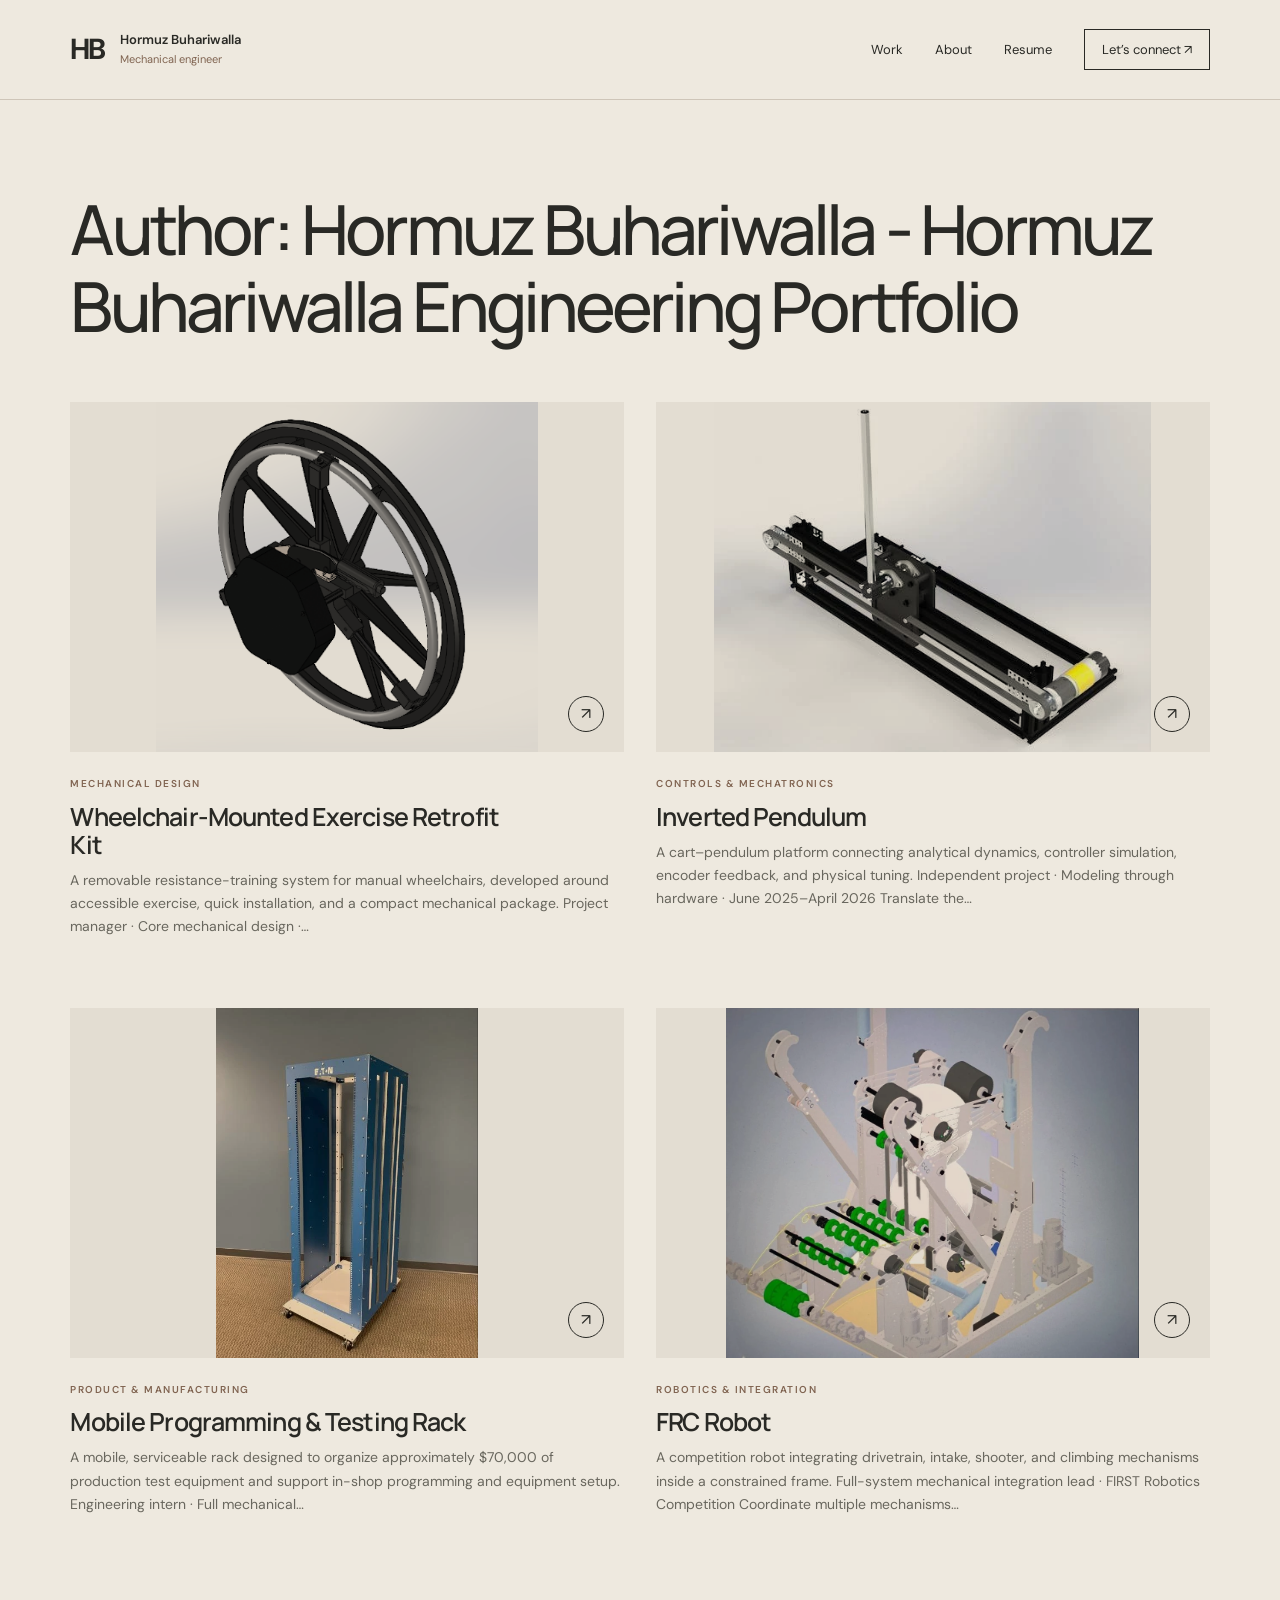
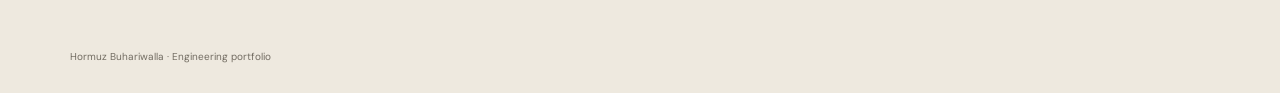
<file: authors/hormuz-buhariwalla/index.html>
<!doctype html><html lang="en"><head><meta charset="utf-8"><meta name="viewport" content="width=device-width,initial-scale=1"><title>Author: Hormuz Buhariwalla - Hormuz Buhariwalla Engineering Portfolio | Hormuz Buhariwalla</title><meta name="description" content=""><meta name="theme-color" content="#eee9df"><link rel="stylesheet" href="/assets/css/style.css?v&#x3D;de39eeb91b524e23d3dc7d03806f3d51"><meta name="generator" content="Publii Open-Source CMS for Static Site"></head><body data-assets="/assets"><a class="skip" href="#main">Skip to content</a><header><a class="brand" href="/">HB<span>Hormuz Buhariwalla<br><small>Mechanical engineer</small></span></a><button class="menu" aria-label="Toggle navigation" aria-expanded="false">Menu ☰</button><nav aria-label="Main navigation"><a href="/#work">Work</a><a href="/#about">About</a><a href="/#resume">Resume</a><a class="nav-contact" href="/#contact">Let’s connect ↗</a></nav></header><main id="main"><section class="section"><h1>Author: Hormuz Buhariwalla - Hormuz Buhariwalla Engineering Portfolio</h1><div class="project-grid"><a class="project-card" href="/wheelchair-retrofit/" data-category="Mechanical design"><div class="card-image"><img src="/media/posts/1/system-on-wheel.jpg" alt="Wheelchair-Mounted Exercise Retrofit Kit" loading="lazy"><span class="card-arrow">↗</span></div><p class="eyebrow">Mechanical design</p><h3>Wheelchair-Mounted Exercise Retrofit Kit</h3><p>A removable resistance-training system for manual wheelchairs, developed around accessible exercise, quick installation, and a compact mechanical package. Project manager · Core mechanical design ·&hellip;</p></a><a class="project-card" href="/inverted-pendulum/" data-category="Controls &amp; mechatronics"><div class="card-image"><img src="/media/posts/2/p4-0.webp" alt="Inverted Pendulum" loading="lazy"><span class="card-arrow">↗</span></div><p class="eyebrow">Controls &amp; mechatronics</p><h3>Inverted Pendulum</h3><p>A cart–pendulum platform connecting analytical dynamics, controller simulation, encoder feedback, and physical tuning. Independent project · Modeling through hardware · June 2025–April 2026 Translate the&hellip;</p></a><a class="project-card" href="/mobile-testing-rack/" data-category="Product &amp; manufacturing"><div class="card-image"><img src="/media/posts/3/p5-1.webp" alt="Mobile Programming &amp; Testing Rack" loading="lazy"><span class="card-arrow">↗</span></div><p class="eyebrow">Product &amp; manufacturing</p><h3>Mobile Programming &amp; Testing Rack</h3><p>A mobile, serviceable rack designed to organize approximately $70,000 of production test equipment and support in-shop programming and equipment setup. Engineering intern · Full mechanical&hellip;</p></a><a class="project-card" href="/frc-robot/" data-category="Robotics &amp; integration"><div class="card-image"><img src="/media/posts/4/p6-0.webp" alt="FRC Robot" loading="lazy"><span class="card-arrow">↗</span></div><p class="eyebrow">Robotics &amp; integration</p><h3>FRC Robot</h3><p>A competition robot integrating drivetrain, intake, shooter, and climbing mechanisms inside a constrained frame. Full-system mechanical integration lead · FIRST Robotics Competition Coordinate multiple mechanisms&hellip;</p></a></div></section></main><footer><span>Hormuz Buhariwalla · Engineering portfolio</span></footer><dialog id="lightbox"><button aria-label="Close image">Close ✕</button><img alt=""><p></p></dialog><script defer="defer" src="/assets/js/main.js"></script></body></html>
</file>
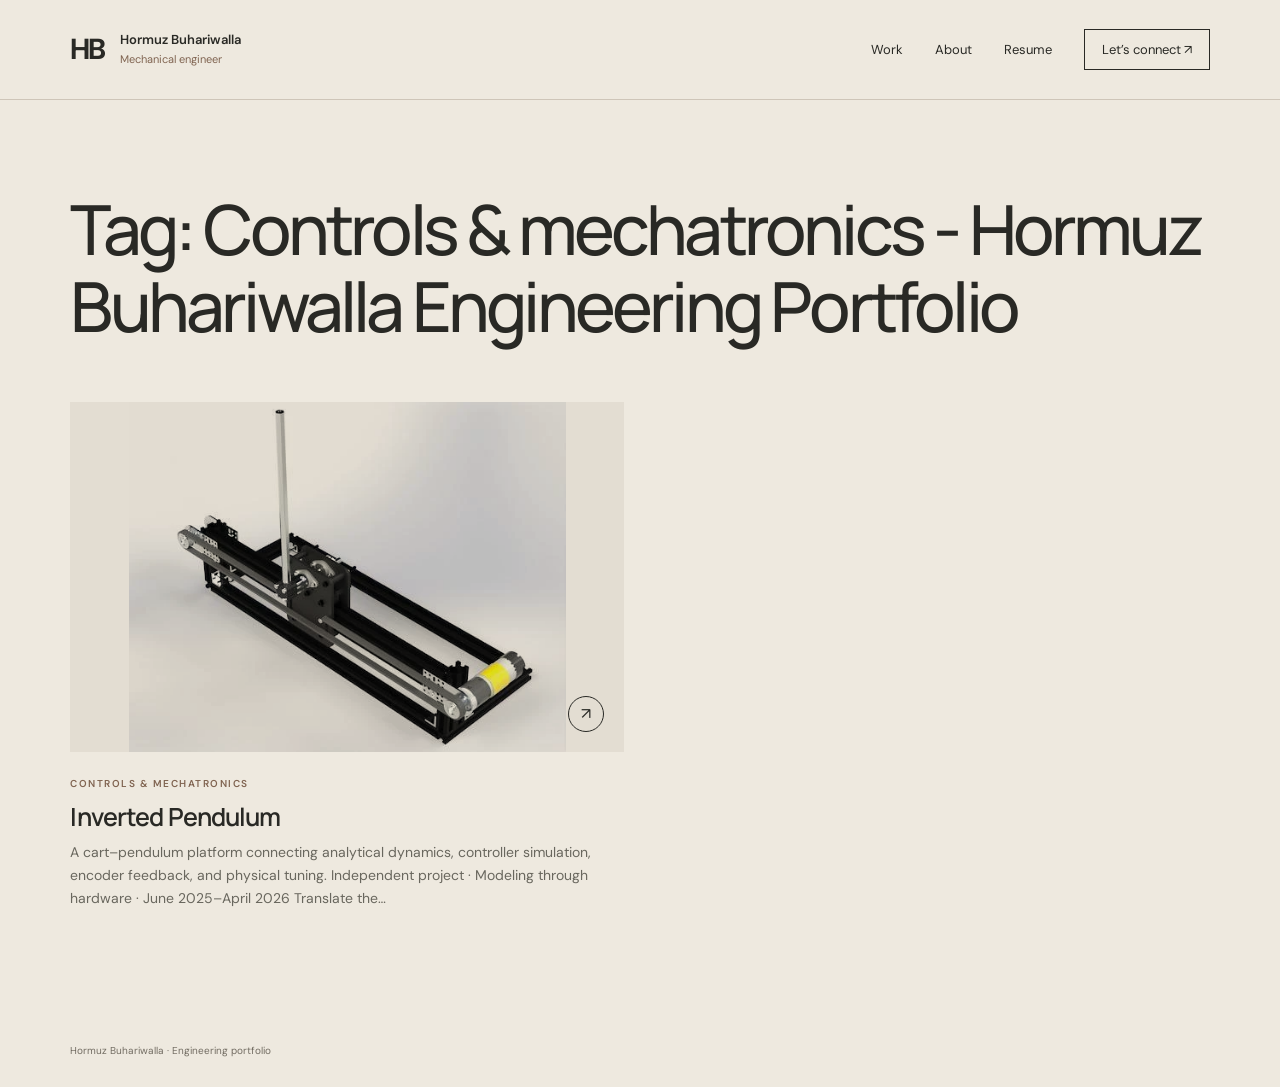
<file: tags/controls-and-mechatronics/index.html>
<!doctype html><html lang="en"><head><meta charset="utf-8"><meta name="viewport" content="width=device-width,initial-scale=1"><title>Tag: Controls &amp; mechatronics - Hormuz Buhariwalla Engineering Portfolio | Hormuz Buhariwalla</title><meta name="description" content=""><meta name="theme-color" content="#eee9df"><link rel="stylesheet" href="/assets/css/style.css?v&#x3D;de39eeb91b524e23d3dc7d03806f3d51"><meta name="generator" content="Publii Open-Source CMS for Static Site"></head><body data-assets="/assets"><a class="skip" href="#main">Skip to content</a><header><a class="brand" href="/">HB<span>Hormuz Buhariwalla<br><small>Mechanical engineer</small></span></a><button class="menu" aria-label="Toggle navigation" aria-expanded="false">Menu ☰</button><nav aria-label="Main navigation"><a href="/#work">Work</a><a href="/#about">About</a><a href="/#resume">Resume</a><a class="nav-contact" href="/#contact">Let’s connect ↗</a></nav></header><main id="main"><section class="section"><h1>Tag: Controls &amp; mechatronics - Hormuz Buhariwalla Engineering Portfolio</h1><div class="project-grid"><a class="project-card" href="/inverted-pendulum/" data-category="Controls &amp; mechatronics"><div class="card-image"><img src="/media/posts/2/p4-0.webp" alt="Inverted Pendulum" loading="lazy"><span class="card-arrow">↗</span></div><p class="eyebrow">Controls &amp; mechatronics</p><h3>Inverted Pendulum</h3><p>A cart–pendulum platform connecting analytical dynamics, controller simulation, encoder feedback, and physical tuning. Independent project · Modeling through hardware · June 2025–April 2026 Translate the&hellip;</p></a></div></section></main><footer><span>Hormuz Buhariwalla · Engineering portfolio</span></footer><dialog id="lightbox"><button aria-label="Close image">Close ✕</button><img alt=""><p></p></dialog><script defer="defer" src="/assets/js/main.js"></script></body></html>
</file>
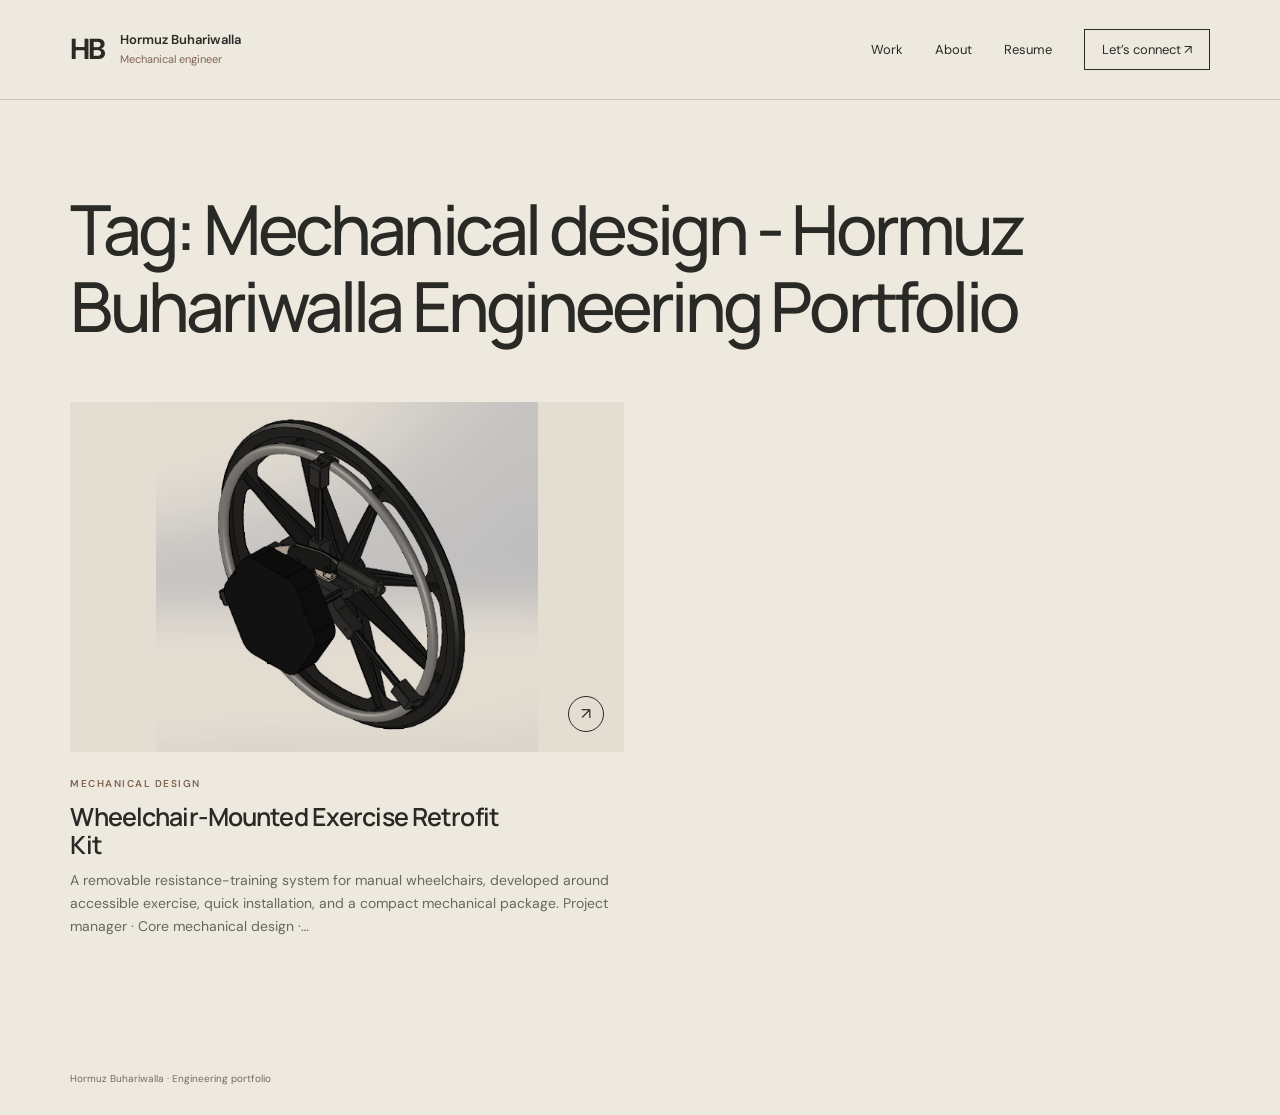
<file: tags/mechanical-design/index.html>
<!doctype html><html lang="en"><head><meta charset="utf-8"><meta name="viewport" content="width=device-width,initial-scale=1"><title>Tag: Mechanical design - Hormuz Buhariwalla Engineering Portfolio | Hormuz Buhariwalla</title><meta name="description" content=""><meta name="theme-color" content="#eee9df"><link rel="stylesheet" href="/assets/css/style.css?v&#x3D;de39eeb91b524e23d3dc7d03806f3d51"><meta name="generator" content="Publii Open-Source CMS for Static Site"></head><body data-assets="/assets"><a class="skip" href="#main">Skip to content</a><header><a class="brand" href="/">HB<span>Hormuz Buhariwalla<br><small>Mechanical engineer</small></span></a><button class="menu" aria-label="Toggle navigation" aria-expanded="false">Menu ☰</button><nav aria-label="Main navigation"><a href="/#work">Work</a><a href="/#about">About</a><a href="/#resume">Resume</a><a class="nav-contact" href="/#contact">Let’s connect ↗</a></nav></header><main id="main"><section class="section"><h1>Tag: Mechanical design - Hormuz Buhariwalla Engineering Portfolio</h1><div class="project-grid"><a class="project-card" href="/wheelchair-retrofit/" data-category="Mechanical design"><div class="card-image"><img src="/media/posts/1/system-on-wheel.jpg" alt="Wheelchair-Mounted Exercise Retrofit Kit" loading="lazy"><span class="card-arrow">↗</span></div><p class="eyebrow">Mechanical design</p><h3>Wheelchair-Mounted Exercise Retrofit Kit</h3><p>A removable resistance-training system for manual wheelchairs, developed around accessible exercise, quick installation, and a compact mechanical package. Project manager · Core mechanical design ·&hellip;</p></a></div></section></main><footer><span>Hormuz Buhariwalla · Engineering portfolio</span></footer><dialog id="lightbox"><button aria-label="Close image">Close ✕</button><img alt=""><p></p></dialog><script defer="defer" src="/assets/js/main.js"></script></body></html>
</file>
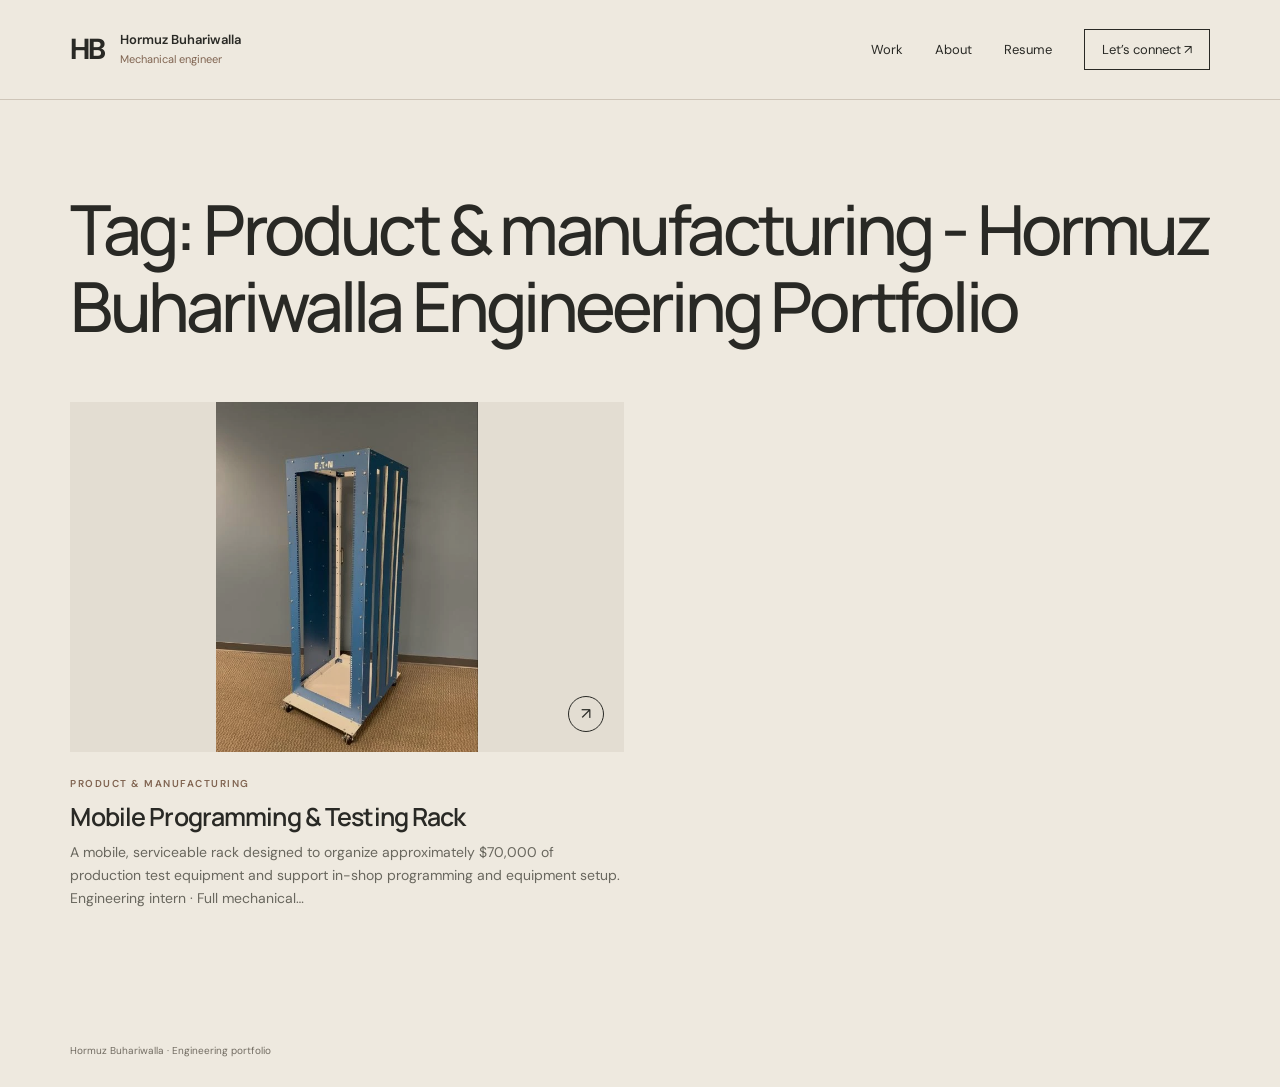
<file: tags/product-and-manufacturing/index.html>
<!doctype html><html lang="en"><head><meta charset="utf-8"><meta name="viewport" content="width=device-width,initial-scale=1"><title>Tag: Product &amp; manufacturing - Hormuz Buhariwalla Engineering Portfolio | Hormuz Buhariwalla</title><meta name="description" content=""><meta name="theme-color" content="#eee9df"><link rel="stylesheet" href="/assets/css/style.css?v&#x3D;de39eeb91b524e23d3dc7d03806f3d51"><meta name="generator" content="Publii Open-Source CMS for Static Site"></head><body data-assets="/assets"><a class="skip" href="#main">Skip to content</a><header><a class="brand" href="/">HB<span>Hormuz Buhariwalla<br><small>Mechanical engineer</small></span></a><button class="menu" aria-label="Toggle navigation" aria-expanded="false">Menu ☰</button><nav aria-label="Main navigation"><a href="/#work">Work</a><a href="/#about">About</a><a href="/#resume">Resume</a><a class="nav-contact" href="/#contact">Let’s connect ↗</a></nav></header><main id="main"><section class="section"><h1>Tag: Product &amp; manufacturing - Hormuz Buhariwalla Engineering Portfolio</h1><div class="project-grid"><a class="project-card" href="/mobile-testing-rack/" data-category="Product &amp; manufacturing"><div class="card-image"><img src="/media/posts/3/p5-1.webp" alt="Mobile Programming &amp; Testing Rack" loading="lazy"><span class="card-arrow">↗</span></div><p class="eyebrow">Product &amp; manufacturing</p><h3>Mobile Programming &amp; Testing Rack</h3><p>A mobile, serviceable rack designed to organize approximately $70,000 of production test equipment and support in-shop programming and equipment setup. Engineering intern · Full mechanical&hellip;</p></a></div></section></main><footer><span>Hormuz Buhariwalla · Engineering portfolio</span></footer><dialog id="lightbox"><button aria-label="Close image">Close ✕</button><img alt=""><p></p></dialog><script defer="defer" src="/assets/js/main.js"></script></body></html>
</file>
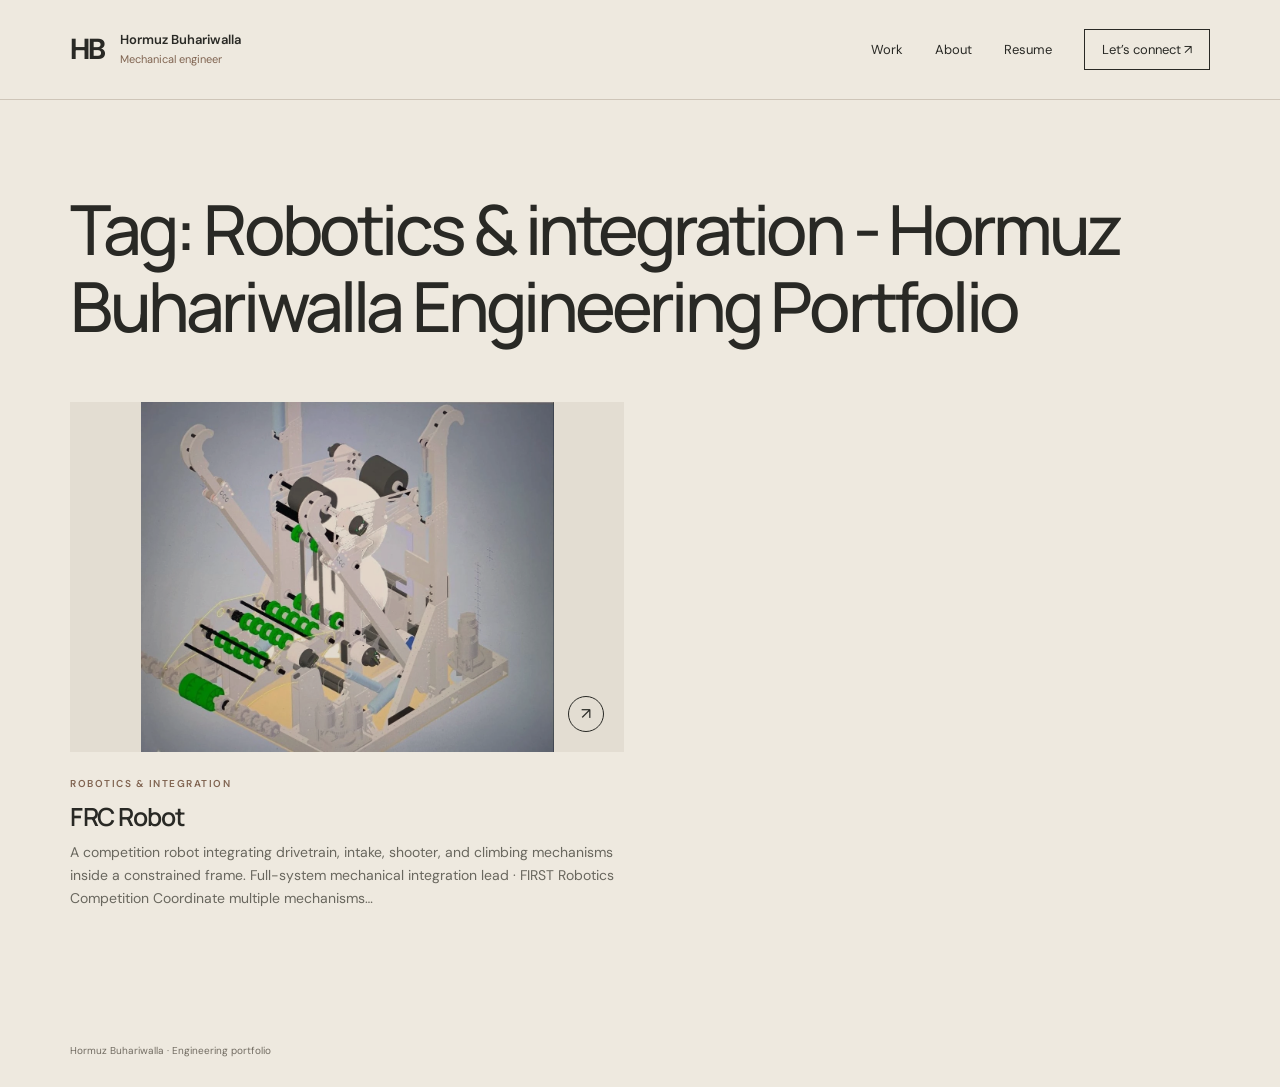
<file: tags/robotics-and-integration/index.html>
<!doctype html><html lang="en"><head><meta charset="utf-8"><meta name="viewport" content="width=device-width,initial-scale=1"><title>Tag: Robotics &amp; integration - Hormuz Buhariwalla Engineering Portfolio | Hormuz Buhariwalla</title><meta name="description" content=""><meta name="theme-color" content="#eee9df"><link rel="stylesheet" href="/assets/css/style.css?v&#x3D;de39eeb91b524e23d3dc7d03806f3d51"><meta name="generator" content="Publii Open-Source CMS for Static Site"></head><body data-assets="/assets"><a class="skip" href="#main">Skip to content</a><header><a class="brand" href="/">HB<span>Hormuz Buhariwalla<br><small>Mechanical engineer</small></span></a><button class="menu" aria-label="Toggle navigation" aria-expanded="false">Menu ☰</button><nav aria-label="Main navigation"><a href="/#work">Work</a><a href="/#about">About</a><a href="/#resume">Resume</a><a class="nav-contact" href="/#contact">Let’s connect ↗</a></nav></header><main id="main"><section class="section"><h1>Tag: Robotics &amp; integration - Hormuz Buhariwalla Engineering Portfolio</h1><div class="project-grid"><a class="project-card" href="/frc-robot/" data-category="Robotics &amp; integration"><div class="card-image"><img src="/media/posts/4/p6-0.webp" alt="FRC Robot" loading="lazy"><span class="card-arrow">↗</span></div><p class="eyebrow">Robotics &amp; integration</p><h3>FRC Robot</h3><p>A competition robot integrating drivetrain, intake, shooter, and climbing mechanisms inside a constrained frame. Full-system mechanical integration lead · FIRST Robotics Competition Coordinate multiple mechanisms&hellip;</p></a></div></section></main><footer><span>Hormuz Buhariwalla · Engineering portfolio</span></footer><dialog id="lightbox"><button aria-label="Close image">Close ✕</button><img alt=""><p></p></dialog><script defer="defer" src="/assets/js/main.js"></script></body></html>
</file>
<file: assets/css/style.css>
@import "https://fonts.googleapis.com/css2?family=DM+Sans:wght@400;500;600;700&family=Manrope:wght@400;500;600;700;800&display=swap";:root{--cream:#eee9df;--ink:#292925;--brown:#806451;--line:#cec5b8;--paper:#f7f4ee}*{box-sizing:border-box}html{scroll-behavior:smooth;scroll-padding-top:105px}body{background:var(--cream);color:var(--ink);margin:0;font-family:DM Sans,sans-serif;font-size:16px;line-height:1.65}a{color:inherit;text-decoration:none}button{font:inherit;cursor:pointer}img{max-width:100%;display:block}button,a{touch-action:manipulation}a:focus-visible{outline:3px solid var(--brown);outline-offset:5px}button:focus-visible{outline:3px solid var(--brown);outline-offset:5px}.skip{z-index:100;background:#fff;padding:10px;position:fixed;top:-100px}.skip:focus{top:0}header{border-bottom:1px solid var(--line);background:var(--cream);z-index:10;justify-content:space-between;align-items:center;height:100px;padding:0 5.5%;display:flex;position:sticky;top:0}.brand{letter-spacing:-2px;align-items:center;gap:16px;font-size:29px;font-weight:700;display:flex}.brand>span{letter-spacing:0;font-size:13px;font-weight:600;line-height:1.4}.brand small{color:var(--brown);font-size:11px;font-weight:400}nav{align-items:center;gap:32px;font-size:13px;display:flex}.nav-contact{border:1px solid var(--ink);padding:9px 17px}.menu{display:none}.section{padding:90px 5.5%}h1,h2,h3,p{margin-top:0}h1,h2,h3{letter-spacing:-.055em;font-family:Manrope,sans-serif;line-height:1.12}h1{font-size:clamp(44px,5.4vw,82px);font-weight:500}h2{margin-bottom:28px;font-size:clamp(34px,3.6vw,54px);font-weight:500}h3{letter-spacing:-.035em;font-size:25px;font-weight:600}em{color:var(--brown);font-family:Georgia,serif;font-weight:400}.eyebrow{letter-spacing:.15em;text-transform:uppercase;color:var(--brown);margin-bottom:24px;font-size:10px;font-weight:600}.dot{background:var(--brown);border-radius:50%;width:7px;height:7px;margin-right:8px;display:inline-block}.lead{max-width:650px;font-size:19px;line-height:1.7}.hero{grid-template-columns:1.05fr 1fr;gap:5%;min-height:690px;padding:65px 5.5% 70px;display:grid}.hero-copy{align-self:center}.hero h1{margin-bottom:25px}.hero .lead{max-width:470px;font-size:17px}.actions{flex-wrap:wrap;align-items:center;gap:26px;margin-top:32px;display:flex}.button{background:var(--ink);color:var(--paper);border:1px solid var(--ink);justify-content:space-between;align-items:center;gap:38px;padding:15px 21px;font-size:13px;display:inline-flex}.button:hover{background:var(--brown)}.text-link{border-bottom:1px solid var(--line);padding-bottom:5px;font-size:13px}.hero-note{color:#706b62;max-width:400px;margin-top:36px;font-size:11px}.hero-visual{background:#e3ddd1;flex-direction:column;min-height:510px;display:flex;position:relative;overflow:hidden}.hero-visual img{object-fit:contain;mix-blend-mode:multiply;width:100%;height:440px;transition:transform .6s}.hero-visual:hover img{transform:scale(1.035)}.visual-label{text-transform:uppercase;letter-spacing:.14em;color:var(--brown);padding:25px 28px 0;font-size:10px}.visual-caption{border-top:1px solid #ccc3b5;justify-content:space-between;margin-top:auto;padding:22px 28px;font-size:11px;display:flex}.section-heading{justify-content:space-between;align-items:flex-end;gap:50px;margin-bottom:40px;display:flex}.section-heading>p{color:#69675e;max-width:335px;font-size:14px}.section-heading h2{margin-bottom:0}.work{border-top:1px solid var(--line)}.filters{flex-wrap:wrap;gap:10px;margin:35px 0;display:flex}.filters button{border:1px solid var(--line);background:0 0;border-radius:20px;padding:8px 14px;font-size:11px}.filters button[aria-pressed=true]{background:var(--ink);color:var(--paper);border-color:var(--ink)}.project-grid{grid-template-columns:1fr 1fr;gap:55px 32px;display:grid}.project-card[hidden]{display:none}.card-image{background:#e3ddd2;height:350px;margin-bottom:24px;position:relative;overflow:hidden}.card-image img{object-fit:contain;mix-blend-mode:multiply;width:100%;height:100%;transition:transform .4s}.project-card:hover img{transform:scale(1.04)}.card-number{font-size:11px;position:absolute;top:20px;left:22px}.card-arrow{border:1px solid var(--ink);text-align:center;border-radius:50%;width:36px;height:36px;line-height:34px;position:absolute;bottom:20px;right:20px}.project-card .eyebrow{margin-bottom:10px}.project-card h3{max-width:440px;margin-bottom:10px}.project-card>p:not(.eyebrow){color:#69675e;margin-bottom:15px;font-size:14px}.tags{flex-wrap:wrap;gap:8px;display:flex}.tags span{border:1px solid var(--line);padding:4px 10px;font-size:10px}.cad{background:var(--ink);color:var(--cream)}.cad .eyebrow,.cad em{color:#c4a48b}.cad .section-heading>p{color:#b5b4aa}.cad-grid{grid-template-columns:repeat(3,1fr);gap:28px;display:grid}.cad-grid h3{margin:25px 0 12px;font-size:22px}.cad-grid p{color:#b5b4aa;font-size:13px}.zoom{background:#e4e1dc;border:0;width:100%;padding:0;display:block;position:relative}.zoom img{object-fit:contain;width:100%;height:280px}.zoom span{background:var(--paper);color:var(--ink);padding:5px 10px;font-size:10px;position:absolute;bottom:12px;right:12px}.about{grid-template-columns:.65fr 1fr;align-items:center;gap:9%;display:grid}.about>img{object-fit:cover;width:100%;max-height:520px}.about p:not(.eyebrow){color:#66645d}.skill-list{flex-wrap:wrap;gap:8px;margin-top:25px;display:flex}.skill-list span{background:#e0d8cc;padding:7px 11px;font-size:11px}.resume{border-top:1px solid var(--line);grid-template-columns:1fr 1fr;gap:9%;display:grid}.timeline article{border-bottom:1px solid var(--line);margin-bottom:23px;padding:0 0 20px}.timeline article>span{color:var(--brown);font-size:10px}.timeline h3{margin:8px 0;font-size:20px}.timeline p{color:#69675e;margin:0;font-size:13px}.contact{text-align:center;background:#ded4c5}.contact h2{font-size:clamp(42px,5vw,74px)}.contact>p:not(.eyebrow){max-width:510px;margin:0 auto}.contact .actions{justify-content:center}.email{margin-top:25px;font-size:12px;display:inline-block}.copy-email{background:0 0;border:0;margin-left:12px;font-size:10px;text-decoration:underline}.copy-status{min-height:20px;font-size:11px;display:block}footer{color:#726c62;justify-content:space-between;padding:28px 5.5%;font-size:10px;display:flex}.case-hero{padding-top:45px}.case-hero>.eyebrow{margin-top:40px}.case-hero h1{max-width:1000px;font-size:clamp(42px,5vw,72px)}.role{color:var(--brown);margin-top:20px;font-size:12px}.case-cover{background:#e3ddd2;height:540px;margin-top:40px}.case-cover img{object-fit:contain;mix-blend-mode:multiply;width:100%;height:100%}.metrics{border-bottom:1px solid var(--line);justify-content:space-between;gap:20px;padding:35px 0;display:flex}.metrics strong{letter-spacing:-.04em;font-family:Manrope,sans-serif;font-size:28px;display:block}.metrics span{color:#6a655d;font-size:11px}.case-layout{grid-template-columns:210px 1fr;gap:7%;padding-top:0;display:grid}.case-layout aside{border-left:1px solid var(--line);flex-direction:column;align-self:start;gap:14px;padding-left:20px;font-size:12px;display:flex;position:sticky;top:135px}.case-content>section{margin-bottom:75px;scroll-margin-top:120px}.case-content p{color:#625f57;max-width:800px}.case-content h2{font-size:35px}.approach{border-top:1px solid var(--line);gap:25px;margin-top:25px;padding-top:25px;display:flex}.approach>span{color:var(--brown);font-size:11px}.approach h3{margin-bottom:12px;font-size:22px}.iteration-table article{border-top:1px solid var(--line);grid-template-columns:1fr 1fr 1fr;gap:22px;padding:25px 0;display:grid}.iteration-table h3{letter-spacing:-.02em;margin-top:10px;font-size:17px;line-height:1.4}.iteration-table small{text-transform:uppercase;letter-spacing:.12em;color:var(--brown);font-size:9px}.iteration-table p{margin-top:10px;font-size:13px}.gallery{grid-template-columns:1fr 1fr;gap:25px;display:grid}.gallery figure{margin:0}.gallery img{height:310px}.gallery figcaption{color:#6a655d;margin-top:12px;font-size:11px}.next-project{border-top:1px solid var(--line);background:#e0d7ca}.next-project h2{max-width:800px}.next-project a:hover h2{color:var(--brown)}dialog{background:var(--paper);border:0;max-width:90vw;max-height:90vh;padding:25px}dialog::backdrop{background:#191916cf}dialog img{object-fit:contain;max-width:80vw;max-height:70vh;margin:auto}dialog button{background:0 0;border:0;margin-bottom:15px;margin-left:auto;font-size:12px;display:block}dialog p{text-align:center;margin:15px 0 0;font-size:12px}@media (min-width:1600px){main{max-width:1600px;margin:auto}}@media (max-width:900px){header{height:80px}.hero{gap:25px}.hero-visual{min-height:420px}.hero-visual img{height:340px}.visual-caption,.visual-caption span{display:block}.section{padding-top:65px;padding-bottom:65px}.card-image{height:280px}.case-layout{grid-template-columns:155px 1fr;gap:4%}.cad-grid{gap:18px}.cad-grid .zoom img{height:220px}.case-cover{height:430px}.metrics strong{font-size:22px}}@media (max-width:650px){header{height:76px;padding:0 6%}.brand{font-size:25px}.brand>span{font-size:11px}.menu{background:0 0;border:0;font-size:12px;display:block}nav{background:var(--cream);border-bottom:1px solid var(--line);padding:25px 6%;display:none;position:absolute;top:76px;left:0;right:0}nav.open{flex-direction:column;align-items:flex-start;gap:20px;display:flex}.hero{padding:40px 6%;display:block}.hero h1{font-size:48px}.hero .eyebrow{font-size:8px}.hero-visual{min-height:370px;margin-top:35px}.hero-visual img{height:310px}.visual-caption{padding:18px;font-size:10px;display:flex}.section{padding:55px 6%}.section-heading{display:block}.section-heading>p{margin-top:25px}.project-grid,.cad-grid,.about,.resume{grid-template-columns:1fr}.project-grid{gap:40px}.card-image{height:320px}.cad-grid{gap:30px}.cad-grid .zoom img{height:290px}.about{gap:35px}.about>img{max-width:300px;max-height:360px}.resume{gap:40px}.case-hero h1{font-size:40px}.case-cover{height:300px}.metrics{grid-template-columns:1fr 1fr;display:grid}.case-layout{padding-top:0;display:block}.case-layout aside{border:0;flex-flow:wrap;gap:10px 20px;margin-bottom:45px;padding:0;position:static}.case-content h2{font-size:30px}.iteration-table article{grid-template-columns:1fr;gap:5px}.gallery{grid-template-columns:1fr}.gallery img{height:300px}.contact .email{font-size:11px}footer{flex-direction:column;gap:20px}h3{font-size:24px}}@media (prefers-reduced-motion:reduce){html{scroll-behavior:auto}*{transition:none!important}}.case-content>h2{margin-top:70px;scroll-margin-top:120px}.case-content>h3{margin-top:30px;font-size:23px}.case-content>.metrics{margin-bottom:40px}.case-content>figure{margin:30px 0}.case-content>figure img{object-fit:contain;background:#e3ddd2;width:100%;max-height:520px}.case-content figcaption{color:#69675e;font-size:12px}.project-card p p{margin:0}.project-card img[hidden]{display:none}.case-gallery{grid-template-columns:repeat(2,minmax(0,1fr));gap:36px 28px;margin:30px 0 60px;display:grid}.case-gallery>figure{min-width:0;margin:0}.case-gallery>figure img,.case-gallery .zoom img{object-fit:contain;background:#e3ddd2;width:100%;height:clamp(340px,30vw,460px);max-height:none}.case-gallery figcaption{margin-top:14px;font-size:13px;line-height:1.6}@media (max-width:650px){.case-gallery{grid-template-columns:1fr;gap:30px}.case-gallery>figure img,.case-gallery .zoom img{height:340px}}.rack-gallery{grid-template-columns:repeat(3,minmax(0,1fr));gap:30px 22px;margin:30px 0 60px;display:grid}.rack-gallery>figure{min-width:0;margin:0}.rack-gallery>figure img,.rack-gallery .zoom img{object-fit:contain;background:#e3ddd2;width:100%;height:clamp(280px,28vw,420px);max-height:none}.rack-gallery figcaption{margin-top:14px;font-size:13px;line-height:1.6}.rack-gallery>.assembly-video{grid-column:1/-1;margin-top:12px}.assembly-video video{background:#292925;width:100%;height:auto;max-height:680px;display:block}@media (max-width:750px){.rack-gallery{grid-template-columns:1fr;gap:30px}.rack-gallery>figure img,.rack-gallery .zoom img{height:340px}}
</file>
